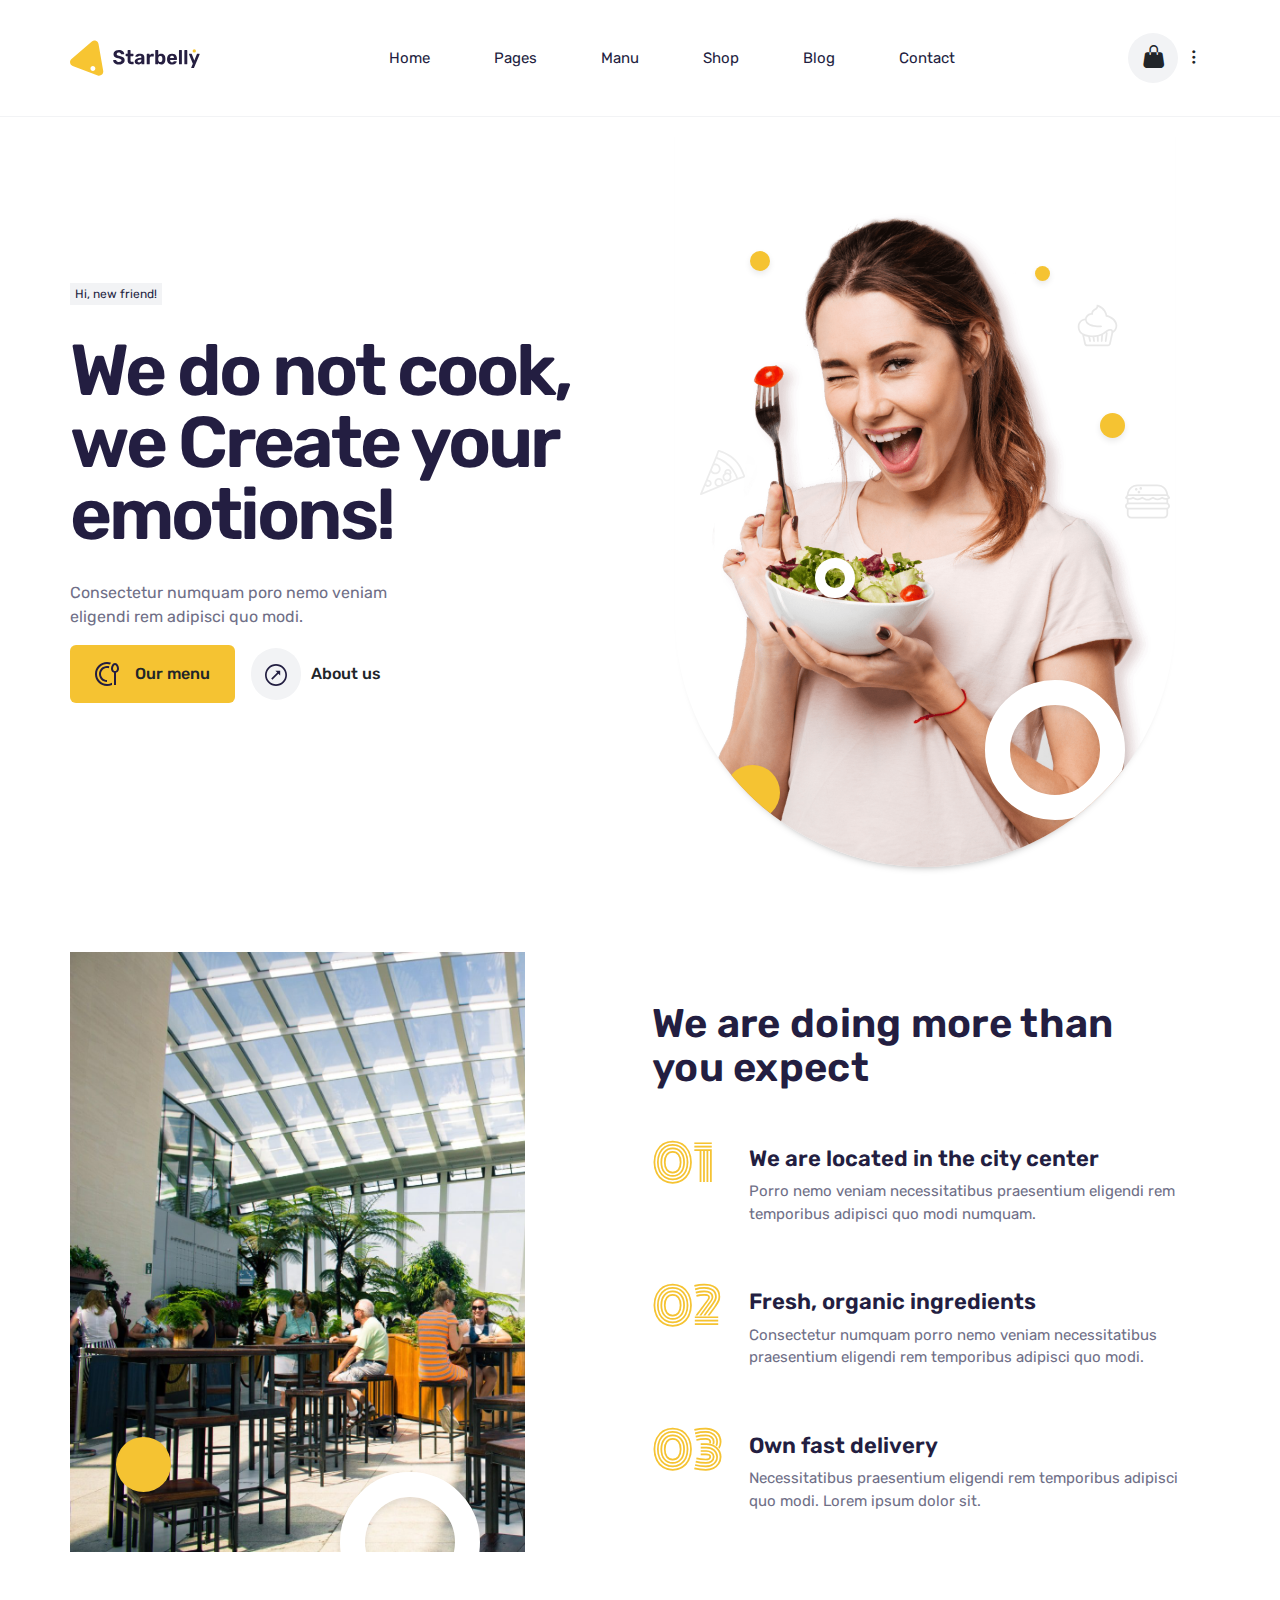
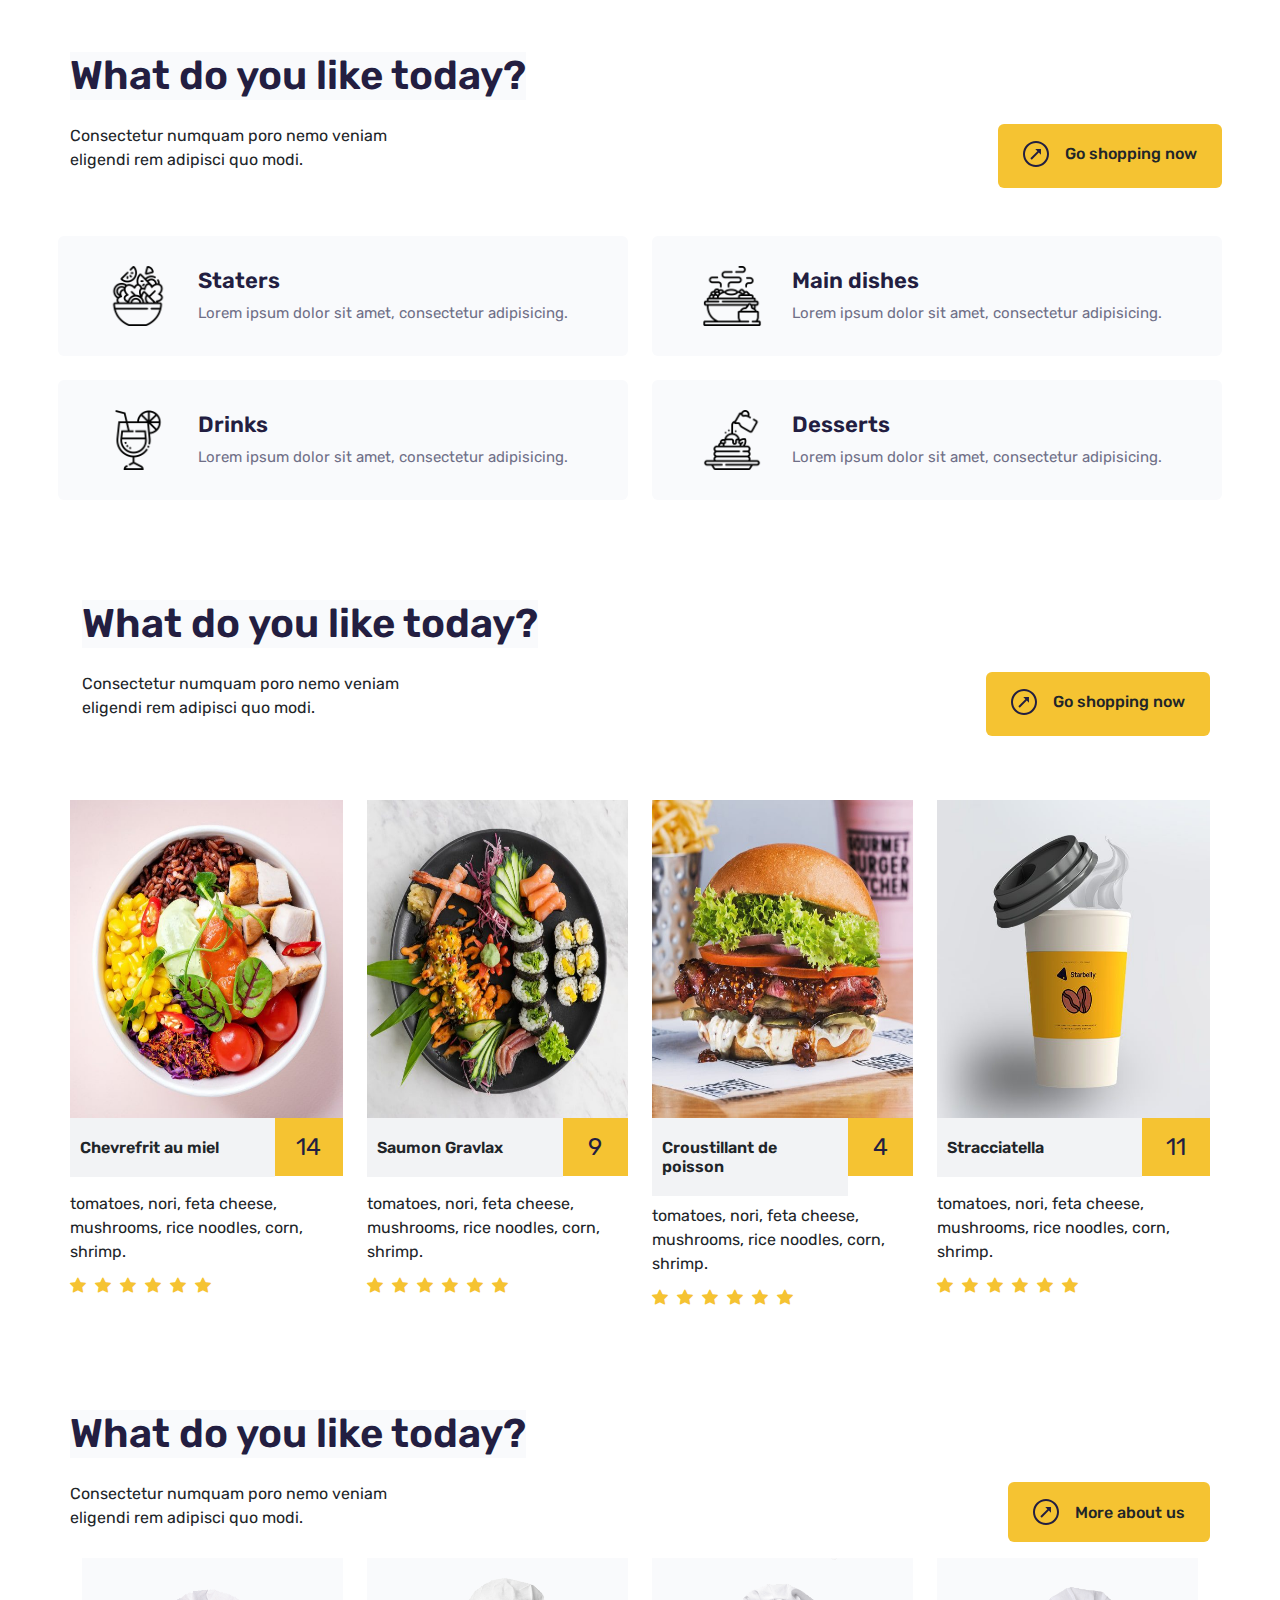
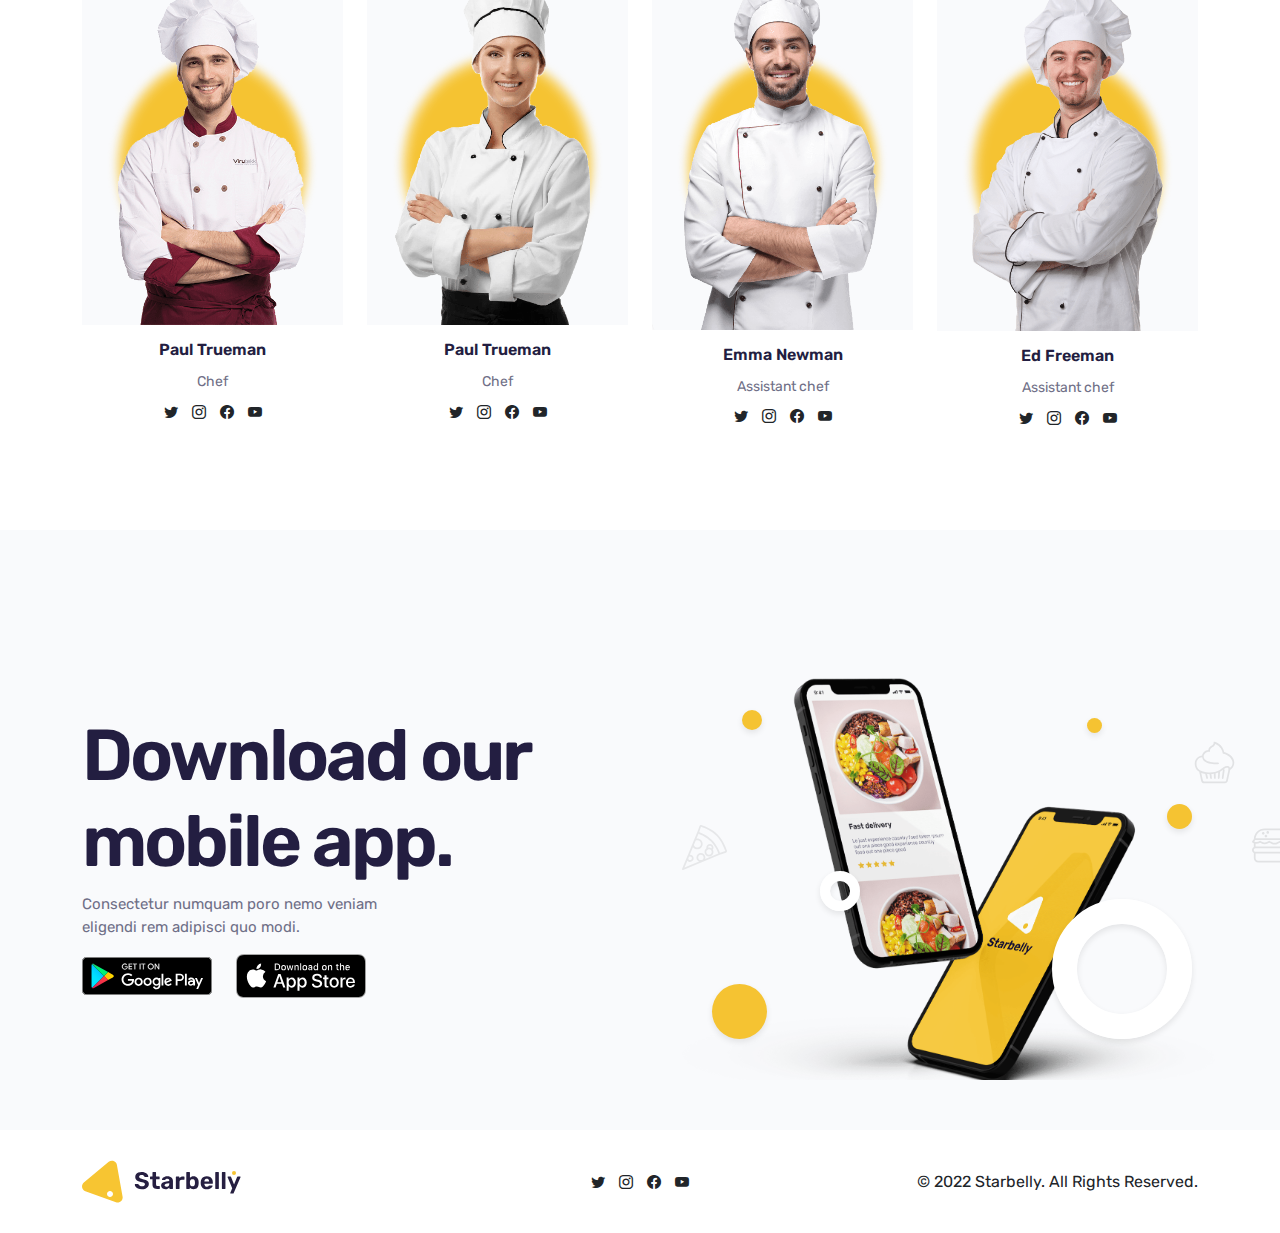
<file: index.html>
<!DOCTYPE html>
<html lang="en">

<head>
    <meta charset="UTF-8">
    <meta http-equiv="X-UA-Compatible" content="IE=edge">
    <meta name="viewport" content="width=device-width, initial-scale=1.0">
    <title>Starbelly - Restaurant WordPress Theme Preview - ThemeForest</title>
    <link rel="icon" href="images/favicon.ico">
    <link rel="stylesheet" href="css/bootstrap.min.css">
    <link rel="stylesheet" href="css/bootstrap-icons.css">
    <link rel="stylesheet" href="css/fonts.css">
    <link rel="stylesheet" href="css/style.css">
</head>

<body>
    <header>
        <nav class="navbar navbar-expand-lg ">
            <div class="container px-0">
                <a class="navbar-brand" href="#">
                    <img src="images/logo.svg" alt="logo">
                </a>
                <button class="navbar-toggler" type="button" data-bs-toggle="collapse" data-bs-target="#navbarNav"
                    aria-controls="navbarNav" aria-expanded="false" aria-label="Toggle navigation">
                    <span class="navbar-toggler-icon"></span>
                </button>
                <div class="collapse navbar-collapse" id="navbarNav">
                    <ul class="navbar-nav mx-auto ">
                        <li class="nav-item dropdown mx-4">
                            <a class="nav-link dropdown" href="#" role="button" data-bs-toggle="dropdown"
                                aria-expanded="false">
                                Home
                            </a>
                            <ul class="dropdown-menu text-center">
                                <li><a class="dropdown-item" href="#">Type 1</a></li>
                                <li><a class="dropdown-item" href="#">Type 2</a></li>
                                <li><a class="dropdown-item" href="#">Store 1</a></li>
                                <li><a class="dropdown-item" href="#">Store 2</a></li>
                            </ul>
                        </li>
                        <li class="nav-item dropdown mx-4">
                            <a class="nav-link dropdown" href="#" role="button" data-bs-toggle="dropdown"
                                aria-expanded="false">
                                Pages
                            </a>
                            <ul class="dropdown-menu text-center">
                                <li><a class="dropdown-item" href="#">About</a></li>
                                <li><a class="dropdown-item" href="FAQ.html">FAQ</a></li>
                                <li><a class="dropdown-item" href="#">Gallery</a></li>
                                <li><a class="dropdown-item" href="#">Gallery 2</a></li>
                            </ul>
                        </li>
                        <li class="nav-item dropdown mx-4">
                            <a class="nav-link dropdown d-flex" href="#" role="button" data-bs-toggle="dropdown"
                                aria-expanded="false">
                                Manu
                            </a>
                            <ul class="dropdown-menu text-center">
                                <li><a class="dropdown-item" href="#">Manu</a></li>
                                <li><a class="dropdown-item" href="#">Manu 2</a></li>
                                <li><a class="dropdown-item" href="#">Manu 3</a></li>
                                <li><a class="dropdown-item" href="#">Manu 4</a></li>
                            </ul>
                        </li>
                        <li class="nav-item mx-4">
                            <a href="#" class="nav-link">Shop</a>
                        </li>
                        <li class="nav-item mx-4">
                            <a href="#" class="nav-link">Blog</a>
                        </li>
                        <li class="nav-item mx-4">
                            <a href="#" class="nav-link">Contact</a>
                        </li>
                    </ul>
                </div>
                <div class="nav-icon d-flex align-items-center">
                    <div class="icon rounded-pill btn">
                        <i class="bi bi-handbag-fill" ></i>
                    </div>
                    <i class="bi bi-three-dots-vertical ms-2 me-2" data-bs-toggle="offcanvas" data-bs-target="#offcanvasRight" ></i>
                </div>
            </div>
        </nav>
    </header>
    <main>
        <!-- Banner -->
        <section class="banner ">
            <div class="container ">
                <div class="row d-flex align-items-center">
                    <div class="col-6 px-0">
                        <div class="banner-contant">
                            <span>Hi, new friend!</span>
                            <h1>We do not cook,<br>
                                we Create your<br>
                                emotions!</h1>
                            <p>Consectetur numquam poro nemo veniam<br>
                                eligendi rem adipisci quo modi.</p>
                            <div class="button d-flex align-items-center">
                                <div class="btn px-4 py-3 bg-primary">
                                    <div class="d-flex align-items-center">
                                        <div class="banner-btn-img">
                                            <img src="images/menu.svg" class="pe-3 img-fluid" alt="menu">
                                        </div>
                                        <div class="banner-btn-contant">
                                            <h6 class="m-0"> Our menu </h6>
                                        </div>
                                    </div>
                                </div>
                                <div class="about px-3">
                                    <div class="d-flex align-items-center">
                                        <div class="about-btn-img rounded-pill">
                                            <img src="images/arrow.svg" class=" img-fluid" alt="menu">
                                        </div>
                                        <div class="about-btn-contant">
                                            <h6 class="m-0"> About us </h6>
                                        </div>
                                    </div>
                                </div>
                            </div>    
                        </div>
                    </div>
                    <div class="col-6">
                        <div class="banner-box">
                            <div class="banner-img ">
                                <img src="images/girl.png" alt="girl">
                                <div class="sb-ring-1"></div>
                                <div class="sb-ring-2"></div>
                                <div class="sb-circle-1"></div>
                                <div class="sb-circle-2"></div>
                                <div class="sb-circle-3"></div>
                                <div class="sb-circle-4"></div>
                                <div class="sb-icon-1">
                                    <img src="images/pizza.svg " alt="">
                                </div>
                                <div class="sb-icon-2">
                                    <img src="images/ice-cream.svg " alt="">
                                </div>
                                <div class="sb-icon-3">
                                    <img src="images/burger.svg " alt="">
                                </div>
                            </div>
                        </div>
                    </div>
                </div>
            </div>
        </section>
        <!-- Features -->
        <section class="features py-100 pt-0">
            <div class="container px-0">
                <div class="row ">
                    <div class="col-6">
                        <div class="feature-img">
                            <div class="feature-frame">
                                <img src="images/interior.jpg" alt="interior">
                                <div class="sb-ring-1"></div>
                                <div class="sb-circle-1"></div>
                            </div>
                        </div>
                    </div>
                    <div class="col-6">
                        <div class="feature-contant">
                            <div class="row">
                                <h2>
                                    We are doing more than <br>you expect
                                </h2>
                            </div>
                            <div class="row pt-5 pb-5">
                                <div class="col-1">
                                    <div class="num">
                                        <span>01</span>
                                    </div>
                                </div>
                                <div class="col-11">
                                    <div class="feature-detail ms-5">
                                        <h4>We are located in the city center</h4>
                                        <p>Porro nemo veniam necessitatibus praesentium eligendi rem <br>temporibus adipisci quo modi numquam.</p>
                                    </div>
                                </div>
                            </div>
                            <div class="row pb-5">
                                <div class="col-1">
                                    <div class="num">
                                        <span>02</span>
                                    </div>
                                </div>
                                <div class="col-11">
                                    <div class="feature-detail ms-5">
                                        <h4>Fresh, organic ingredients</h4>
                                        <p>Consectetur numquam porro nemo veniam necessitatibus <br>praesentium eligendi rem temporibus adipisci quo modi.</p>
                                    </div>
                                </div>
                            </div>
                            <div class="row">
                                <div class="col-1">
                                    <div class="num">
                                        <span>03</span>
                                    </div>
                                </div>
                                <div class="col-11">
                                    <div class="feature-detail ms-5">
                                        <h4>Own fast delivery</h4>
                                        <p>Necessitatibus praesentium eligendi rem temporibus adipisci<br> quo modi. Lorem ipsum dolor sit.</p>
                                    </div>
                                </div>
                            </div>
                        </div>
                    </div>
                </div>
            </div>
        </section>
        <!-- Categories -->
        <section class="Categories py-100 pt-0">
            <div class="container px-0">
                <div class="row px-0">
                    <div class="heading">
                        <h2>What do you like today?</h2>
                    </div>
                </div>
                <div class="row d-flex ps-0 my-3 ">
                    <div class="col-6 flex-grow-1">
                        <div class="Categories-contant">
                            <p>Consectetur numquam poro nemo veniam<br>
                                eligendi rem adipisci quo modi.</p>
                        </div>
                    </div>
                    <div class="col-3 d-flex justify-content-end px-0">
                        <div class="btn px-4 py-3 bg-primary ">
                            <div class="d-flex align-items-center">
                                <div class="banner-btn-img">
                                    <img src="images/arrow.svg" class="pe-3 img-fluid" alt="menu">
                                </div>
                                <div class="banner-btn-contant">
                                    <h6 class="m-0"> Go shopping now </h6>
                                </div>
                            </div>
                        </div>
                    </div>
                </div>
                <div class="row px-0 mt-5">
                    <div class="col-6 ps-0">
                        <div class="menu d-flex align-items-center rounded-2">
                            <div class="menu-img">
                                <img src="images/menu-1.png" alt="menu-1">
                            </div>
                            <div class="menu-detail align-items-center">
                                <h4>Staters</h4>
                                <p class="mb-0">Lorem ipsum dolor sit amet, consectetur adipisicing.</p>
                            </div>
                        </div>
                    </div>
                    <div class="col-6 pe-0">
                        <div class="menu d-flex align-items-center rounded-2">
                            <div class="menu-img">
                                <img src="images/menu-2.png" alt="menu-1">
                            </div>
                            <div class="menu-detail align-items-center">
                                <h4> Main dishes </h4>
                                <p class="mb-0">Lorem ipsum dolor sit amet, consectetur adipisicing.</p>
                            </div>
                        </div>
                    </div>
                </div>
                <div class="row px-0 mt-4 ">
                    <div class="col-6 ps-0">
                        <div class="menu d-flex align-items-center rounded-2">
                            <div class="menu-img">
                                <img src="images/menu-3.png" alt="menu-1">
                            </div>
                            <div class="menu-detail align-items-center">
                                <h4> Drinks </h4>
                                <p class="mb-0">Lorem ipsum dolor sit amet, consectetur adipisicing.</p>
                            </div>
                        </div>
                    </div>
                    <div class="col-6 pe-0">
                        <div class="menu d-flex align-items-center rounded-2">
                            <div class="menu-img">
                                <img src="images/menu-4.png" alt="menu-1">
                            </div>
                            <div class="menu-detail align-items-center">
                                <h4> Desserts </h4>
                                <p class="mb-0">Lorem ipsum dolor sit amet, consectetur adipisicing.</p>
                            </div>
                        </div>
                    </div>
                </div>
            </div>
        </section>
        <!-- Items -->
        <section class="items py-100 pb-0 pt-0">
            <div class="container">
                <div class="row px-0">
                    <div class="heading">
                        <h2>What do you like today?</h2>
                    </div>
                </div>
                <div class="row d-flex ps-0 my-3 ">
                    <div class="col-6 flex-grow-1 ">
                        <div class="Categories-contant ">
                            <p>Consectetur numquam poro nemo veniam<br>
                                eligendi rem adipisci quo modi.</p>
                        </div>
                    </div>
                    <div class="col-3 d-flex justify-content-end px-0">
                        <div class="btn px-4 py-3 bg-primary ">
                            <div class="d-flex align-items-center">
                                <div class="banner-btn-img">
                                    <img src="images/arrow.svg" class="pe-3 img-fluid" alt="menu">
                                </div>
                                <div class="banner-btn-contant">
                                    <h6 class="m-0"> Go shopping now </h6>
                                </div>
                            </div>
                        </div>
                    </div>
                </div>
                <div class="row pt-5">
                    <div class="col-3 ps-0">
                        <div class="food-box">
                            <div class="Item">
                                <div class="item-img">
                                    <img src="images/item-1.jpg" alt="item-1" class="img-fluid" >
                                </div>
                            </div>
                            <div class="item-box d-flex">
                                <div class="col-9 ">
                                    <div class="item-contant">
                                        <h4>Chevrefrit au miel</h4>
                                    </div>
                                </div>
                                <div class="col-3">
                                    <div class="item-detail text-center">
                                        <p>14</p>
                                    </div>
                                </div>
                            </div>
                        </div>
                        <span>tomatoes, nori, feta cheese, <br>mushrooms, rice noodles, corn,<br> shrimp.</span>
                        <div class="star">
                            <i class="bi bi-star-fill"></i>
                            <i class="bi bi-star-fill"></i>
                            <i class="bi bi-star-fill"></i>
                            <i class="bi bi-star-fill"></i>
                            <i class="bi bi-star-fill"></i>
                            <i class="bi bi-star-fill"></i>
                        </div>
                    </div>
                    <div class="col-3">
                        <div class="food-box">
                            <div class="Item">
                                <div class="item-img">
                                    <img src="images/item-2.jpg" alt="item-1" class="img-fluid" >
                                </div>
                            </div>
                            <div class="item-box d-flex">
                                <div class="col-9 ">
                                    <div class="item-contant">
                                        <h4>Saumon Gravlax</h4>
                                    </div>
                                </div>
                                <div class="col-3">
                                    <div class="item-detail text-center">
                                        <p>9</p>
                                    </div>
                                </div>
                            </div>
                        </div>
                        <span>tomatoes, nori, feta cheese, <br>mushrooms, rice noodles, corn,<br> shrimp.</span>
                        <div class="star">
                            <i class="bi bi-star-fill"></i>
                            <i class="bi bi-star-fill"></i>
                            <i class="bi bi-star-fill"></i>
                            <i class="bi bi-star-fill"></i>
                            <i class="bi bi-star-fill"></i>
                            <i class="bi bi-star-fill"></i>
                        </div>
                    </div>
                    <div class="col-3">
                        <div class="food-box">
                            <div class="Item">
                                <div class="item-img">
                                    <img src="images/item-3.jpg" alt="item-1" class="img-fluid" >
                                </div>
                            </div>
                            <div class="item-box d-flex">
                                <div class="col-9 ">
                                    <div class="item-contant">
                                        <h4>Croustillant de poisson</h4>
                                    </div>
                                </div>
                                <div class="col-3">
                                    <div class="item-detail text-center">
                                        <p>4</p>
                                    </div>
                                </div>
                            </div>
                        </div>
                        <span>tomatoes, nori, feta cheese, <br>mushrooms, rice noodles, corn,<br> shrimp.</span>
                        <div class="star">
                            <i class="bi bi-star-fill"></i>
                            <i class="bi bi-star-fill"></i>
                            <i class="bi bi-star-fill"></i>
                            <i class="bi bi-star-fill"></i>
                            <i class="bi bi-star-fill"></i>
                            <i class="bi bi-star-fill"></i>
                        </div>
                    </div>
                    <div class="col-3 pe-0">
                        <div class="food-box">
                            <div class="Item">
                                <div class="item-img">
                                    <img src="images/item-4.jpg" alt="item-1" class="img-fluid" >
                                </div>
                            </div>
                            <div class="item-box d-flex">
                                <div class="col-9 ">
                                    <div class="item-contant">
                                        <h4>Stracciatella</h4>
                                    </div>
                                </div>
                                <div class="col-3">
                                    <div class="item-detail text-center">
                                        <p>11</p>
                                    </div>
                                </div>
                            </div>
                        </div>
                        <span>tomatoes, nori, feta cheese, <br>mushrooms, rice noodles, corn,<br> shrimp.</span>
                        <div class="star">
                            <i class="bi bi-star-fill"></i>
                            <i class="bi bi-star-fill"></i>
                            <i class="bi bi-star-fill"></i>
                            <i class="bi bi-star-fill"></i>
                            <i class="bi bi-star-fill"></i>
                            <i class="bi bi-star-fill"></i>
                        </div>
                    </div>
                </div>
            </div>
        </section>
        <!-- Chef -->
        <section class="chef py-100">
            <div class="container">
                <div class="row px-0">
                    <div class="heading px-0">
                        <h2>What do you like today?</h2>
                    </div>
                </div>
                <div class="row d-flex ps-0 my-3">
                    <div class="col-6 flex-grow-1   px-0">
                        <div class="d-flex Categories-contant  align-items-end">
                            <p class="mb-0">Consectetur numquam poro nemo veniam<br>
                                eligendi rem adipisci quo modi.</p>
                        </div>
                    </div>
                    <div class="col-3 d-flex justify-content-end px-0">
                        <div class="btn px-4 py-3 bg-primary ">
                            <div class="d-flex align-items-center">
                                <div class="banner-btn-img">
                                    <img src="images/arrow.svg" class="pe-3 img-fluid" alt="menu">
                                </div>
                                <div class="banner-btn-contant">
                                    <h6 class="m-0"> More about us </h6>
                                </div>
                            </div>
                        </div>
                    </div>
                </div>
                <div class="row">
                    <div class="col-3">
                        <div class="chef-box ps-0">
                            <div class="chef-img pt-3">
                                <img src="images/team-1.png" alt="team-1" class="img-fluid">
                            </div>
                        </div>
                        <div class="chef-detail text-center">
                            <h4>
                                Paul Trueman
                            </h4>
                            <span>Chef</span>
                            <div class="social-icon">
                                <i class="bi bi-twitter"></i>
                                <i class="bi bi-instagram"></i>
                                <i class="bi bi-facebook"></i>
                                <i class="bi bi-youtube"></i>
                            </div>
                        </div>
                    </div>
                    <div class="col-3">
                        <div class="chef-box">
                            <div class="chef-img">
                                <img src="images/team-2.png" alt="team-1" class="img-fluid">
                            </div>
                        </div>
                        <div class="chef-detail text-center">
                            <h4>
                                Paul Trueman
                            </h4>
                            <span>Chef</span>
                            <div class="social-icon">
                                <i class="bi bi-twitter"></i>
                                <i class="bi bi-instagram"></i>
                                <i class="bi bi-facebook"></i>
                                <i class="bi bi-youtube"></i>
                            </div>
                        </div>
                    </div>
                    <div class="col-3">
                        <div class="chef-box">
                            <div class="chef-img">
                                <img src="images/team-3.png" alt="team-3" class="img-fluid">
                            </div>
                        </div>
                        <div class="chef-detail text-center">
                            <h4>
                                Emma Newman
                            </h4>
                            <span>Assistant chef</span>
                            <div class="social-icon">
                                <i class="bi bi-twitter"></i>
                                <i class="bi bi-instagram"></i>
                                <i class="bi bi-facebook"></i>
                                <i class="bi bi-youtube"></i>
                            </div>
                        </div>
                    </div>
                    <div class="col-3">
                        <div class="chef-box pe-0">
                            <div class="chef-img">
                                <img src="images/team-4.png" alt="team-4" class="img-fluid">
                            </div>
                        </div>
                        <div class="chef-detail text-center">
                            <h4>
                                Ed Freeman
                            </h4>
                            <span>Assistant chef</span>
                            <div class="social-icon">
                                <i class="bi bi-twitter"></i>
                                <i class="bi bi-instagram"></i>
                                <i class="bi bi-facebook"></i>
                                <i class="bi bi-youtube"></i>
                            </div>
                        </div>
                    </div>
                </div>
            </div>
        </section>
        <!-- Call to action -->
        <section class="call-to-action py-100">
            <div class="container">
                <div class="row ">
                    <div class="col-6 my-auto">
                        <div class="call-contant">
                            <h1>
                                Download our <br>mobile app.</h1>
                            <p>Consectetur numquam poro nemo veniam<br>
                                eligendi rem adipisci quo modi.</p>
                        </div>
                        <div class="call-app">
                            <img src="images/1.svg" alt="">
                            <img src="images/2.svg" alt="">
                        </div>
                    </div>
                    <div class="col-6">
                        <div class="call-box">
                            <div class="call-img">
                                <img src="images/phones.png" alt="girl">
                                <div class="sb-ring-1"></div>
                                <div class="sb-ring-2"></div>
                                <div class="sb-circle-1"></div>
                                <div class="sb-circle-2"></div>
                                <div class="sb-circle-3"></div>
                                <div class="sb-circle-4"></div>
                                <div class="sb-icon-1">
                                    <img src="images/pizza.svg " alt="">
                                </div>
                                <div class="sb-icon-2">
                                    <img src="images/ice-cream.svg " alt="">
                                </div>
                                <div class="sb-icon-3">
                                    <img src="images/burger.svg " alt="">
                                </div>
                            </div>
                        </div>
                    </div>
                </div>
            </div>
        </section>
    </main>
    <footer>
        <div class="container">
            <div class="row">
                <div class="col-4">
                    <img src="images/logo.svg" alt="">
                </div>
                <div class="col-4 d-flex">
                    <div class="social-icon mx-auto  my-auto align-items-center">
                        <i class="bi bi-twitter"></i>
                        <i class="bi bi-instagram"></i>
                        <i class="bi bi-facebook"></i>
                        <i class="bi bi-youtube"></i>
                    </div>
                </div>
                <div class="col-4 d-flex align-items-center">
                    <p class="ms-auto my-auto align-items-center">© 2022 Starbelly. All Rights Reserved.</p>
                </div>
            </div>
        </div>
    </footer>
      <div class="offcanvas offcanvas-end" tabindex="-1" id="offcanvasRight" aria-labelledby="offcanvasRightLabel">
            <div class="offcanvas-header">
                <h5 class="offcanvas-title" id="offcanvasRightLabel">Offcanvas right</h5>
                <button type="button" class="btn-close" data-bs-dismiss="offcanvas" aria-label="Close"></button>
            </div>
            <div class="offcanvas-body">
                ...
            </div>
        </div>
    <script src="js/bootstrap.bundle.min.js"></script>
</body>
</html>
</file>
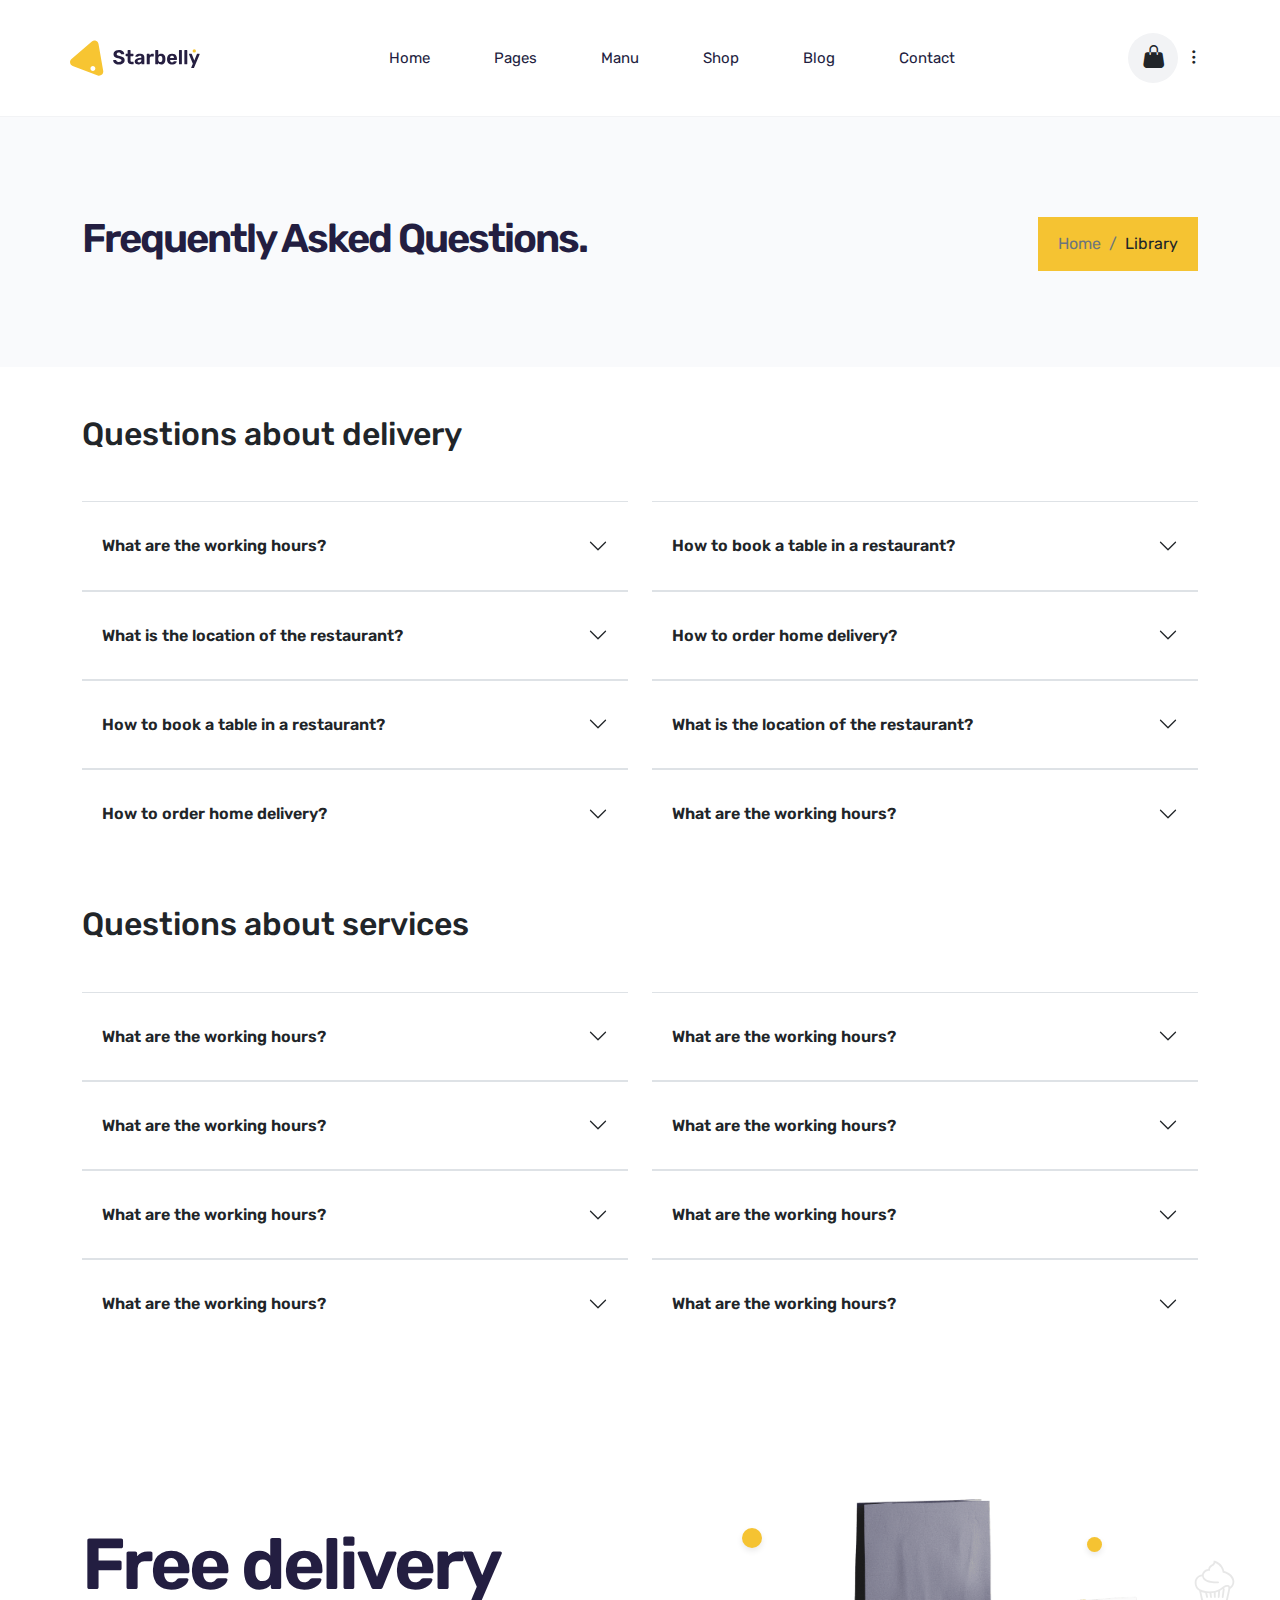
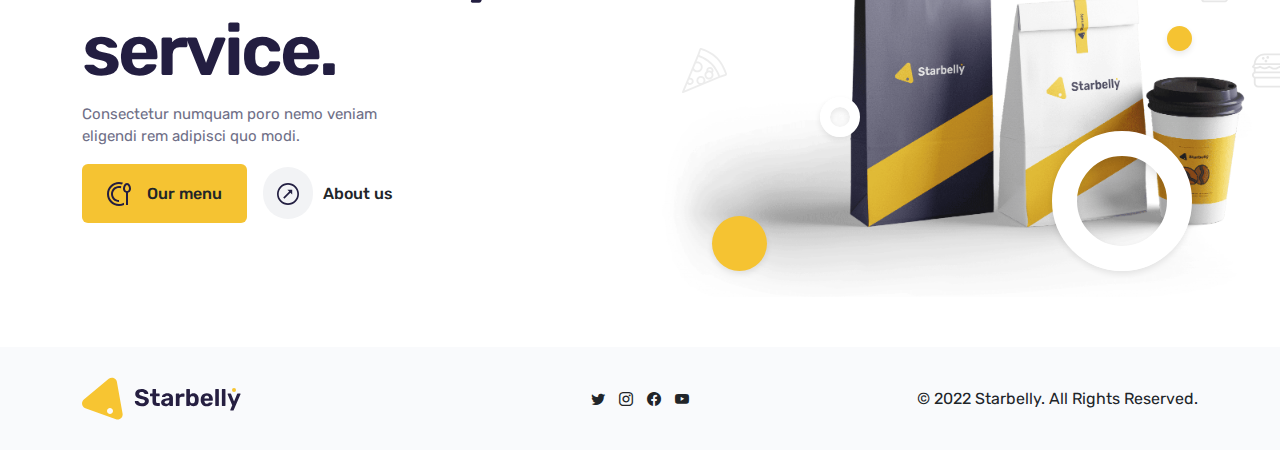
<file: FAQ.html>
<!DOCTYPE html>
<html lang="en">

<head>
    <meta charset="UTF-8">
    <meta http-equiv="X-UA-Compatible" content="IE=edge">
    <meta name="viewport" content="width=device-width, initial-scale=1.0">
    <title>FAQ</title>
    <link rel="icon" href="images/favicon.ico">
    <link rel="stylesheet" href="css/bootstrap.min.css">
    <link rel="stylesheet" href="css/bootstrap-icons.css">
    <link rel="stylesheet" href="css/fonts.css">
    <link rel="stylesheet" href="css/FAQ.css">
</head>

<body>
    <header>
        <nav class="navbar navbar-expand-lg ">
            <div class="container px-0">
                <a class="navbar-brand" href="#">
                    <img src="images/logo.svg" alt="logo">
                </a>
                <button class="navbar-toggler" type="button" data-bs-toggle="collapse" data-bs-target="#navbarNav"
                    aria-controls="navbarNav" aria-expanded="false" aria-label="Toggle navigation">
                    <span class="navbar-toggler-icon"></span>
                </button>
                <div class="collapse navbar-collapse" id="navbarNav">
                    <ul class="navbar-nav mx-auto ">
                        <li class="nav-item dropdown mx-4">
                            <a class="nav-link dropdown" href="#" role="button" data-bs-toggle="dropdown"
                                aria-expanded="false">
                                Home
                            </a>
                            <ul class="dropdown-menu text-center">
                                <li><a class="dropdown-item" href="#">Type 1</a></li>
                                <li><a class="dropdown-item" href="#">Type 2</a></li>
                                <li><a class="dropdown-item" href="#">Store 1</a></li>
                                <li><a class="dropdown-item" href="#">Store 2</a></li>
                            </ul>
                        </li>
                        <li class="nav-item dropdown mx-4">
                            <a class="nav-link dropdown" href="#" role="button" data-bs-toggle="dropdown"
                                aria-expanded="false">
                                Pages
                            </a>
                            <ul class="dropdown-menu text-center">
                                <li><a class="dropdown-item mb-2" href="#">About</a></li>
                                <li><a class="dropdown-item mb-2" href="#">FAQ</a></li>
                                <li><a class="dropdown-item mb-2" href="#">Gallery</a></li>
                                <li><a class="dropdown-item mb-2" href="#">Gallery 2</a></li>
                            </ul>
                        </li>
                        <li class="nav-item dropdown mx-4">
                            <a class="nav-link dropdown d-flex" href="#" role="button" data-bs-toggle="dropdown"
                                aria-expanded="false">
                                Manu
                            </a>
                            <ul class="dropdown-menu text-center">
                                <li><a class="dropdown-item mb-2" href="#">Manu</a></li>
                                <li><a class="dropdown-item mb-2" href="#">Manu 2</a></li>
                                <li><a class="dropdown-item mb-2" href="#">Manu 3</a></li>
                                <li><a class="dropdown-item mb-2" href="#">Manu 4</a></li>
                            </ul>
                        </li>
                        <li class="nav-item mx-4">
                            <a href="#" class="nav-link">Shop</a>
                        </li>
                        <li class="nav-item mx-4">
                            <a href="#" class="nav-link">Blog</a>
                        </li>
                        <li class="nav-item mx-4">
                            <a href="#" class="nav-link">Contact</a>
                        </li>
                    </ul>
                </div>
                <div class="nav-icon d-flex align-items-center">
                    <div class="icon rounded-pill btn">
                        <i class="bi bi-handbag-fill" ></i>
                    </div>
                    <i class="bi bi-three-dots-vertical ms-2 me-2" data-bs-toggle="offcanvas" data-bs-target="#offcanvasRight" ></i>
                </div>
            </div>
        </nav>
    </header>
    <main>
        <!-- Banner -->
        <section class="banner">
            <div class="container">
                <div class="row">
                    <div class="banner-contant d-flex  justify-content-between ">
                        <h3>Frequently Asked Questions.</h3>
                        <ul class="breadcrumb d-flex">
                            <li class="breadcrumb-item"><a href="index.html" class="text-decoration-none text-secondary">Home</a></li>
                            <li class="breadcrumb-item active fw-700 text-dark " aria-current="page">Library</li>
                        </ul>
                    </div>
                </div>
            </div>
        </section>
        
        <!-- FAQ -->
        <section>
            <div class="container">
                <div class="row">
                    <h2 class="elementor-heading-title elementor-size-default my-5">Questions about delivery</h2>
                </div>
                <div class="row">
                    <div class="col-6">
                        <div class="accordion accordion-flush" id="accordionFlushExample">
                            <div class="accordion-item">
                              <h2 class="accordion-header" id="flush-heading1">
                                <button class="accordion-button collapsed py-4 border-top" type="button" data-bs-toggle="collapse" data-bs-target="#flush-collapse1" aria-expanded="false" aria-controls="flush-collapse1">
                                    <span> What are the working hours? </span>
                                </button>
                              </h2>
                              <div id="flush-collapse1" class="accordion-collapse collapse" aria-labelledby="flush-heading1" data-bs-parent="#accordionFlushExample">
                                <div class="accordion-body">Placeholder content for this accordion, which is intended to demonstrate the <code>.accordion-flush</code> class. This is the first item's accordion body.</div>
                              </div>
                            </div>
                            <div class="accordion-item">
                              <h2 class="accordion-header" id="flush-heading2">
                                <button class="accordion-button collapsed py-4 border-top" type="button" data-bs-toggle="collapse" data-bs-target="#flush-collapse2" aria-expanded="false" aria-controls="flush-collapse2">
                                    <span>What is the location of the restaurant?</span>
                                </button>
                              </h2>
                              <div id="flush-collapse2" class="accordion-collapse collapse" aria-labelledby="flush-heading2" data-bs-parent="#accordionFlushExample">
                                <div class="accordion-body">Placeholder content for this accordion, which is intended to demonstrate the <code>.accordion-flush</code> class. This is the first item's accordion body.</div>
                              </div>
                            </div>
                            <div class="accordion-item">
                              <h2 class="accordion-header" id="flush-heading3">
                                <button class="accordion-button collapsed py-4 border-top" type="button" data-bs-toggle="collapse" data-bs-target="#flush-collapse3" aria-expanded="false" aria-controls="flush-collapse3">
                                    <span>How to book a table in a restaurant?</span>
                                </button>
                              </h2>
                              <div id="flush-collapse3" class="accordion-collapse collapse" aria-labelledby="flush-heading3" data-bs-parent="#accordionFlushExample">
                                <div class="accordion-body">Placeholder content for this accordion, which is intended to demonstrate the <code>.accordion-flush</code> class. This is the first item's accordion body.</div>
                              </div>
                            </div>
                            <div class="accordion-item">
                              <h2 class="accordion-header" id="flush-heading4">
                                <button class="accordion-button collapsed py-4 border-top" type="button" data-bs-toggle="collapse" data-bs-target="#flush-collapse4" aria-expanded="false" aria-controls="flush-collapse4">
                                    <span>How to order home delivery?</span>
                                </button>
                              </h2>
                              <div id="flush-collapse4" class="accordion-collapse collapse" aria-labelledby="flush-heading4" data-bs-parent="#accordionFlushExample">
                                <div class="accordion-body">Placeholder content for this accordion, which is intended to demonstrate the <code>.accordion-flush</code> class. This is the first item's accordion body.</div>
                              </div>
                            </div>
                        </div>
                    </div>
                    <div class="col-6">
                        <div class="accordion accordion-flush" id="accordionFlushExample2">
                            <div class="accordion-item">
                              <h2 class="accordion-header" id="flush-heading5">
                                <button class="accordion-button collapsed py-4 border-top" type="top" data-bs-toggle="collapse" data-bs-target="#flush-collapse5" aria-expanded="false" aria-controls="flush-collapse5">
                                    <span>How to book a table in a restaurant?</span>
                                </button>
                              </h2>
                              <div id="flush-collapse5" class="accordion-collapse collapse" aria-labelledby="flush-heading1" data-bs-parent="#accordionFlushExample2">
                                <div class="accordion-body">Placeholder content for this accordion, which is intended to demonstrate the <code>.accordion-flush</code> class. This is the first item's accordion body.</div>
                              </div>
                            </div>
                            <div class="accordion-item">
                              <h2 class="accordion-header" id="flush-heading6">
                                <button class="accordion-button collapsed py-4 border-top" type="top" data-bs-toggle="collapse" data-bs-target="#flush-collapse6" aria-expanded="false" aria-controls="flush-collapse6">
                                    <span>How to order home delivery?</span>
                                </button>
                              </h2>
                              <div id="flush-collapse6" class="accordion-collapse collapse" aria-labelledby="flush-heading2" data-bs-parent="#accordionFlushExample2">
                                <div class="accordion-body">Placeholder content for this accordion, which is intended to demonstrate the <code>.accordion-flush</code> class. This is the first item's accordion body.</div>
                              </div>
                            </div>
                            <div class="accordion-item">
                              <h2 class="accordion-header" id="flush-heading7">
                                <button class="accordion-button collapsed py-4 border-top" type="top" data-bs-toggle="collapse" data-bs-target="#flush-collapse7" aria-expanded="false" aria-controls="flush-collapse7">
                                    <span>What is the location of the restaurant?</span>
                                </button>
                              </h2>
                              <div id="flush-collapse7" class="accordion-collapse collapse" aria-labelledby="flush-heading3" data-bs-parent="#accordionFlushExample2">
                                <div class="accordion-body">Placeholder content for this accordion, which is intended to demonstrate the <code>.accordion-flush</code> class. This is the first item's accordion body.</div>
                              </div>
                            </div>
                            <div class="accordion-item">
                              <h2 class="accordion-header" id="flush-heading8">
                                <button class="accordion-button collapsed py-4 border-top" type="top" data-bs-toggle="collapse" data-bs-target="#flush-collapse8" aria-expanded="false" aria-controls="flush-collapse8">
                                    <span> What are the working hours? </span>
                                </button>
                              </h2>
                              <div id="flush-collapse8" class="accordion-collapse collapse" aria-labelledby="flush-heading4" data-bs-parent="#accordionFlushExample2">
                                <div class="accordion-body">Placeholder content for this accordion, which is intended to demonstrate the <code>.accordion-flush</code> class. This is the first item's accordion body.</div>
                              </div>
                            </div>
                        </div>
                    </div>
                </div>
                <div class="row">
                    <h2 class="elementor-heading-title elementor-size-default my-5">Questions about services</h2>
                </div>
                <div class="row">
                    <div class="col-6">
                        <div class="accordion accordion-flush" id="accordionFlushExample3">
                            <div class="accordion-item">
                              <h2 class="accordion-header" id="flush-heading9">
                                <button class="accordion-button collapsed py-4 border-top" type="button" data-bs-toggle="collapse" data-bs-target="#flush-collapse9" aria-expanded="false" aria-controls="flush-collapse9">
                                    <span> What are the working hours? </span>
                                </button>
                              </h2>
                              <div id="flush-collapse9" class="accordion-collapse collapse" aria-labelledby="flush-heading9" data-bs-parent="#accordionFlushExample3">
                                <div class="accordion-body">Placeholder content for this accordion, which is intended to demonstrate the <code>.accordion-flush</code> class. This is the first item's accordion body.</div>
                              </div>
                            </div>
                            <div class="accordion-item">
                              <h2 class="accordion-header" id="flush-heading10">
                                <button class="accordion-button collapsed py-4 border-top" type="button" data-bs-toggle="collapse" data-bs-target="#flush-collapse10" aria-expanded="false" aria-controls="flush-collapse10">
                                    <span> What are the working hours? </span>
                                </button>
                              </h2>
                              <div id="flush-collapse10" class="accordion-collapse collapse" aria-labelledby="flush-heading10" data-bs-parent="#accordionFlushExample3">
                                <div class="accordion-body">Placeholder content for this accordion, which is intended to demonstrate the <code>.accordion-flush</code> class. This is the first item's accordion body.</div>
                              </div>
                            </div>
                            <div class="accordion-item">
                              <h2 class="accordion-header" id="flush-heading11">
                                <button class="accordion-button collapsed py-4 border-top" type="button" data-bs-toggle="collapse" data-bs-target="#flush-collapse11" aria-expanded="false" aria-controls="flush-collapse11">
                                    <span> What are the working hours? </span>
                                </button>
                              </h2>
                              <div id="flush-collapse11" class="accordion-collapse collapse" aria-labelledby="flush-heading11" data-bs-parent="#accordionFlushExample3">
                                <div class="accordion-body">Placeholder content for this accordion, which is intended to demonstrate the <code>.accordion-flush</code> class. This is the first item's accordion body.</div>
                              </div>
                            </div>
                            <div class="accordion-item">
                              <h2 class="accordion-header" id="flush-heading12">
                                <button class="accordion-button collapsed py-4 border-top" type="button" data-bs-toggle="collapse" data-bs-target="#flush-collapse12" aria-expanded="false" aria-controls="flush-collapse12">
                                    <span> What are the working hours? </span>
                                </button>
                              </h2>
                              <div id="flush-collapse12" class="accordion-collapse collapse" aria-labelledby="flush-heading12" data-bs-parent="#accordionFlushExample3">
                                <div class="accordion-body">Placeholder content for this accordion, which is intended to demonstrate the <code>.accordion-flush</code> class. This is the first item's accordion body.</div>
                              </div>
                            </div>
                        </div>
                    </div>
                    <div class="col-6">
                        <div class="accordion accordion-flush" id="accordionFlushExample4">
                            <div class="accordion-item">
                                <h2 class="accordion-header" id="flush-heading13">
                                  <button class="accordion-button collapsed py-4 border-top" type="top" data-bs-toggle="collapse" data-bs-target="#flush-collapse13" aria-expanded="false" aria-controls="flush-collapse6">
                                      <span> What are the working hours? </span>
                                  </button>
                                </h2>
                                <div id="flush-collapse13" class="accordion-collapse collapse" aria-labelledby="flush-heading13" data-bs-parent="#accordionFlushExample4">
                                  <div class="accordion-body">Placeholder content for this accordion, which is intended to demonstrate the <code>.accordion-flush</code> class. This is the first item's accordion body.</div>
                                </div>
                              </div>
                            <div class="accordion-item">
                              <h2 class="accordion-header" id="flush-heading14">
                                <button class="accordion-button collapsed py-4 border-top" type="top" data-bs-toggle="collapse" data-bs-target="#flush-collapse14" aria-expanded="false" aria-controls="flush-collapse14">
                                    <span> What are the working hours? </span>
                                </button>
                              </h2>
                              <div id="flush-collapse14" class="accordion-collapse collapse" aria-labelledby="flush-heading14" data-bs-parent="#accordionFlushExample4">
                                <div class="accordion-body">Placeholder content for this accordion, which is intended to demonstrate the <code>.accordion-flush</code> class. This is the first item's accordion body.</div>
                              </div>
                            </div>
                            <div class="accordion-item">
                              <h2 class="accordion-header" id="flush-heading15">
                                <button class="accordion-button collapsed py-4 border-top" type="top" data-bs-toggle="collapse" data-bs-target="#flush-collapse15" aria-expanded="false" aria-controls="flush-collapse15">
                                    <span> What are the working hours? </span>
                                </button>
                              </h2>
                              <div id="flush-collapse15" class="accordion-collapse collapse" aria-labelledby="flush-heading15" data-bs-parent="#accordionFlushExample4">
                                <div class="accordion-body">Placeholder content for this accordion, which is intended to demonstrate the <code>.accordion-flush</code> class. This is the first item's accordion body.</div>
                              </div>
                            </div>
                            <div class="accordion-item">
                              <h2 class="accordion-header" id="flush-heading16">
                                <button class="accordion-button collapsed py-4 border-top" type="top" data-bs-toggle="collapse" data-bs-target="#flush-collapse16" aria-expanded="false" aria-controls="flush-collapse16">
                                    <span> What are the working hours? </span>
                                </button>
                              </h2>
                              <div id="flush-collapse16" class="accordion-collapse collapse" aria-labelledby="flush-heading16" data-bs-parent="#accordionFlushExample4">
                                <div class="accordion-body">Placeholder content for this accordion, which is intended to demonstrate the <code>.accordion-flush</code> class. This is the first item's accordion body.</div>
                              </div>
                            </div>
                        </div>
                    </div>
                </div>
            </div>
        </section>

        <!-- Call to action -->
        <section class="call-to-action py-100">
            <div class="container">
                <div class="row ">
                    <div class="col-6 my-auto">
                        <div class="call-contant">
                            <h1>
                                Free delivery <br>service.</h1>
                            <p>Consectetur numquam poro nemo veniam<br>
                                eligendi rem adipisci quo modi.</p>
                        </div>
                        <div class="button d-flex align-items-center">
                            <div class="btn px-4 py-3 bg-primary">
                                <div class="d-flex align-items-center">
                                    <div class="banner-btn-img">
                                        <img src="images/menu.svg" class="pe-3 img-fluid" alt="menu">
                                    </div>
                                    <div class="banner-btn-contant">
                                        <h6 class="m-0"> Our menu </h6>
                                    </div>
                                </div>
                            </div>
                            <div class="about px-3">
                                <div class="d-flex align-items-center">
                                    <div class="about-btn-img rounded-pill">
                                        <img src="images/arrow.svg" class=" img-fluid" alt="menu">
                                    </div>
                                    <div class="about-btn-contant">
                                        <h6 class="m-0"> About us </h6>
                                    </div>
                                </div>
                            </div>
                        </div>    
                    </div>
                    <div class="col-6">
                        <div class="call-box">
                            <div class="call-img">
                                <img src="images/delivery.png" alt="delivery">
                                <div class="sb-ring-1"></div>
                                <div class="sb-ring-2"></div>
                                <div class="sb-circle-1"></div>
                                <div class="sb-circle-2"></div>
                                <div class="sb-circle-3"></div>
                                <div class="sb-circle-4"></div>
                                <div class="sb-icon-1">
                                    <img src="images/pizza.svg " alt="">
                                </div>
                                <div class="sb-icon-2">
                                    <img src="images/ice-cream.svg " alt="">
                                </div>
                                <div class="sb-icon-3">
                                    <img src="images/burger.svg " alt="">
                                </div>
                            </div>
                        </div>
                    </div>
                </div>
            </div>
        </section>
    </main>
    <footer>
        <div class="container">
            <div class="row">
                <div class="col-4">
                    <img src="images/logo.svg" alt="">
                </div>
                <div class="col-4 d-flex">
                    <div class="social-icon mx-auto  my-auto align-items-center">
                        <i class="bi bi-twitter"></i>
                        <i class="bi bi-instagram"></i>
                        <i class="bi bi-facebook"></i>
                        <i class="bi bi-youtube"></i>
                    </div>
                </div>
                <div class="col-4 d-flex align-items-center">
                    <p class="ms-auto my-auto align-items-center">© 2022 Starbelly. All Rights Reserved.</p>
                </div>
            </div>
        </div>
    </footer>

      <div class="offcanvas offcanvas-end" tabindex="-1" id="offcanvasRight" aria-labelledby="offcanvasRightLabel">
            <div class="offcanvas-header">
                <h5 class="offcanvas-title" id="offcanvasRightLabel">Offcanvas right</h5>
                <button type="button" class="btn-close" data-bs-dismiss="offcanvas" aria-label="Close"></button>
            </div>
            <div class="offcanvas-body">
                ...
            </div>
        </div>
    <script src="js/bootstrap.bundle.min.js"></script>
</body>
</html>
</file>
<file: css/fonts.css>
/* rubik-300 - latin */
@font-face {
  font-display: swap; /* Check https://developer.mozilla.org/en-US/docs/Web/CSS/@font-face/font-display for other options. */
  font-family: 'Rubik';
  font-style: normal;
  font-weight: 300;
  src: url('../fonts/rubik-v23-latin-300.eot'); /* IE9 Compat Modes */
  src: url('../fonts/rubik-v23-latin-300.eot?#iefix') format('embedded-opentype'), /* IE6-IE8 */
       url('../fonts/rubik-v23-latin-300.woff2') format('woff2'), /* Super Modern Browsers */
       url('../fonts/rubik-v23-latin-300.woff') format('woff'), /* Modern Browsers */
       url('../fonts/rubik-v23-latin-300.ttf') format('truetype'), /* Safari, Android, iOS */
       url('../fonts/rubik-v23-latin-300.svg#Rubik') format('svg'); /* Legacy iOS */
}
/* rubik-300italic - latin */
@font-face {
  font-display: swap; /* Check https://developer.mozilla.org/en-US/docs/Web/CSS/@font-face/font-display for other options. */
  font-family: 'Rubik';
  font-style: italic;
  font-weight: 300;
  src: url('../fonts/rubik-v23-latin-300italic.eot'); /* IE9 Compat Modes */
  src: url('../fonts/rubik-v23-latin-300italic.eot?#iefix') format('embedded-opentype'), /* IE6-IE8 */
       url('../fonts/rubik-v23-latin-300italic.woff2') format('woff2'), /* Super Modern Browsers */
       url('../fonts/rubik-v23-latin-300italic.woff') format('woff'), /* Modern Browsers */
       url('../fonts/rubik-v23-latin-300italic.ttf') format('truetype'), /* Safari, Android, iOS */
       url('../fonts/rubik-v23-latin-300italic.svg#Rubik') format('svg'); /* Legacy iOS */
}
/* rubik-regular - latin */
@font-face {
  font-display: swap; /* Check https://developer.mozilla.org/en-US/docs/Web/CSS/@font-face/font-display for other options. */
  font-family: 'Rubik';
  font-style: normal;
  font-weight: 400;
  src: url('../fonts/rubik-v23-latin-regular.eot'); /* IE9 Compat Modes */
  src: url('../fonts/rubik-v23-latin-regular.eot?#iefix') format('embedded-opentype'), /* IE6-IE8 */
       url('../fonts/rubik-v23-latin-regular.woff2') format('woff2'), /* Super Modern Browsers */
       url('../fonts/rubik-v23-latin-regular.woff') format('woff'), /* Modern Browsers */
       url('../fonts/rubik-v23-latin-regular.ttf') format('truetype'), /* Safari, Android, iOS */
       url('../fonts/rubik-v23-latin-regular.svg#Rubik') format('svg'); /* Legacy iOS */
}
/* rubik-italic - latin */
@font-face {
  font-display: swap; /* Check https://developer.mozilla.org/en-US/docs/Web/CSS/@font-face/font-display for other options. */
  font-family: 'Rubik';
  font-style: italic;
  font-weight: 400;
  src: url('../fonts/rubik-v23-latin-italic.eot'); /* IE9 Compat Modes */
  src: url('../fonts/rubik-v23-latin-italic.eot?#iefix') format('embedded-opentype'), /* IE6-IE8 */
       url('../fonts/rubik-v23-latin-italic.woff2') format('woff2'), /* Super Modern Browsers */
       url('../fonts/rubik-v23-latin-italic.woff') format('woff'), /* Modern Browsers */
       url('../fonts/rubik-v23-latin-italic.ttf') format('truetype'), /* Safari, Android, iOS */
       url('../fonts/rubik-v23-latin-italic.svg#Rubik') format('svg'); /* Legacy iOS */
}
/* rubik-500 - latin */
@font-face {
  font-display: swap; /* Check https://developer.mozilla.org/en-US/docs/Web/CSS/@font-face/font-display for other options. */
  font-family: 'Rubik';
  font-style: normal;
  font-weight: 500;
  src: url('../fonts/rubik-v23-latin-500.eot'); /* IE9 Compat Modes */
  src: url('../fonts/rubik-v23-latin-500.eot?#iefix') format('embedded-opentype'), /* IE6-IE8 */
       url('../fonts/rubik-v23-latin-500.woff2') format('woff2'), /* Super Modern Browsers */
       url('../fonts/rubik-v23-latin-500.woff') format('woff'), /* Modern Browsers */
       url('../fonts/rubik-v23-latin-500.ttf') format('truetype'), /* Safari, Android, iOS */
       url('../fonts/rubik-v23-latin-500.svg#Rubik') format('svg'); /* Legacy iOS */
}
/* rubik-500italic - latin */
@font-face {
  font-display: swap; /* Check https://developer.mozilla.org/en-US/docs/Web/CSS/@font-face/font-display for other options. */
  font-family: 'Rubik';
  font-style: italic;
  font-weight: 500;
  src: url('../fonts/rubik-v23-latin-500italic.eot'); /* IE9 Compat Modes */
  src: url('../fonts/rubik-v23-latin-500italic.eot?#iefix') format('embedded-opentype'), /* IE6-IE8 */
       url('../fonts/rubik-v23-latin-500italic.woff2') format('woff2'), /* Super Modern Browsers */
       url('../fonts/rubik-v23-latin-500italic.woff') format('woff'), /* Modern Browsers */
       url('../fonts/rubik-v23-latin-500italic.ttf') format('truetype'), /* Safari, Android, iOS */
       url('../fonts/rubik-v23-latin-500italic.svg#Rubik') format('svg'); /* Legacy iOS */
}
/* rubik-600 - latin */
@font-face {
  font-display: swap; /* Check https://developer.mozilla.org/en-US/docs/Web/CSS/@font-face/font-display for other options. */
  font-family: 'Rubik';
  font-style: normal;
  font-weight: 600;
  src: url('../fonts/rubik-v23-latin-600.eot'); /* IE9 Compat Modes */
  src: url('../fonts/rubik-v23-latin-600.eot?#iefix') format('embedded-opentype'), /* IE6-IE8 */
       url('../fonts/rubik-v23-latin-600.woff2') format('woff2'), /* Super Modern Browsers */
       url('../fonts/rubik-v23-latin-600.woff') format('woff'), /* Modern Browsers */
       url('../fonts/rubik-v23-latin-600.ttf') format('truetype'), /* Safari, Android, iOS */
       url('../fonts/rubik-v23-latin-600.svg#Rubik') format('svg'); /* Legacy iOS */
}
/* rubik-600italic - latin */
@font-face {
  font-display: swap; /* Check https://developer.mozilla.org/en-US/docs/Web/CSS/@font-face/font-display for other options. */
  font-family: 'Rubik';
  font-style: italic;
  font-weight: 600;
  src: url('../fonts/rubik-v23-latin-600italic.eot'); /* IE9 Compat Modes */
  src: url('../fonts/rubik-v23-latin-600italic.eot?#iefix') format('embedded-opentype'), /* IE6-IE8 */
       url('../fonts/rubik-v23-latin-600italic.woff2') format('woff2'), /* Super Modern Browsers */
       url('../fonts/rubik-v23-latin-600italic.woff') format('woff'), /* Modern Browsers */
       url('../fonts/rubik-v23-latin-600italic.ttf') format('truetype'), /* Safari, Android, iOS */
       url('../fonts/rubik-v23-latin-600italic.svg#Rubik') format('svg'); /* Legacy iOS */
}
/* rubik-700 - latin */
@font-face {
  font-display: swap; /* Check https://developer.mozilla.org/en-US/docs/Web/CSS/@font-face/font-display for other options. */
  font-family: 'Rubik';
  font-style: normal;
  font-weight: 700;
  src: url('../fonts/rubik-v23-latin-700.eot'); /* IE9 Compat Modes */
  src: url('../fonts/rubik-v23-latin-700.eot?#iefix') format('embedded-opentype'), /* IE6-IE8 */
       url('../fonts/rubik-v23-latin-700.woff2') format('woff2'), /* Super Modern Browsers */
       url('../fonts/rubik-v23-latin-700.woff') format('woff'), /* Modern Browsers */
       url('../fonts/rubik-v23-latin-700.ttf') format('truetype'), /* Safari, Android, iOS */
       url('../fonts/rubik-v23-latin-700.svg#Rubik') format('svg'); /* Legacy iOS */
}
/* rubik-700italic - latin */
@font-face {
  font-display: swap; /* Check https://developer.mozilla.org/en-US/docs/Web/CSS/@font-face/font-display for other options. */
  font-family: 'Rubik';
  font-style: italic;
  font-weight: 700;
  src: url('../fonts/rubik-v23-latin-700italic.eot'); /* IE9 Compat Modes */
  src: url('../fonts/rubik-v23-latin-700italic.eot?#iefix') format('embedded-opentype'), /* IE6-IE8 */
       url('../fonts/rubik-v23-latin-700italic.woff2') format('woff2'), /* Super Modern Browsers */
       url('../fonts/rubik-v23-latin-700italic.woff') format('woff'), /* Modern Browsers */
       url('../fonts/rubik-v23-latin-700italic.ttf') format('truetype'), /* Safari, Android, iOS */
       url('../fonts/rubik-v23-latin-700italic.svg#Rubik') format('svg'); /* Legacy iOS */
}
/* rubik-800 - latin */
@font-face {
  font-display: swap; /* Check https://developer.mozilla.org/en-US/docs/Web/CSS/@font-face/font-display for other options. */
  font-family: 'Rubik';
  font-style: normal;
  font-weight: 800;
  src: url('../fonts/rubik-v23-latin-800.eot'); /* IE9 Compat Modes */
  src: url('../fonts/rubik-v23-latin-800.eot?#iefix') format('embedded-opentype'), /* IE6-IE8 */
       url('../fonts/rubik-v23-latin-800.woff2') format('woff2'), /* Super Modern Browsers */
       url('../fonts/rubik-v23-latin-800.woff') format('woff'), /* Modern Browsers */
       url('../fonts/rubik-v23-latin-800.ttf') format('truetype'), /* Safari, Android, iOS */
       url('../fonts/rubik-v23-latin-800.svg#Rubik') format('svg'); /* Legacy iOS */
}
/* rubik-800italic - latin */
@font-face {
  font-display: swap; /* Check https://developer.mozilla.org/en-US/docs/Web/CSS/@font-face/font-display for other options. */
  font-family: 'Rubik';
  font-style: italic;
  font-weight: 800;
  src: url('../fonts/rubik-v23-latin-800italic.eot'); /* IE9 Compat Modes */
  src: url('../fonts/rubik-v23-latin-800italic.eot?#iefix') format('embedded-opentype'), /* IE6-IE8 */
       url('../fonts/rubik-v23-latin-800italic.woff2') format('woff2'), /* Super Modern Browsers */
       url('../fonts/rubik-v23-latin-800italic.woff') format('woff'), /* Modern Browsers */
       url('../fonts/rubik-v23-latin-800italic.ttf') format('truetype'), /* Safari, Android, iOS */
       url('../fonts/rubik-v23-latin-800italic.svg#Rubik') format('svg'); /* Legacy iOS */
}
/* rubik-900 - latin */
@font-face {
  font-display: swap; /* Check https://developer.mozilla.org/en-US/docs/Web/CSS/@font-face/font-display for other options. */
  font-family: 'Rubik';
  font-style: normal;
  font-weight: 900;
  src: url('../fonts/rubik-v23-latin-900.eot'); /* IE9 Compat Modes */
  src: url('../fonts/rubik-v23-latin-900.eot?#iefix') format('embedded-opentype'), /* IE6-IE8 */
       url('../fonts/rubik-v23-latin-900.woff2') format('woff2'), /* Super Modern Browsers */
       url('../fonts/rubik-v23-latin-900.woff') format('woff'), /* Modern Browsers */
       url('../fonts/rubik-v23-latin-900.ttf') format('truetype'), /* Safari, Android, iOS */
       url('../fonts/rubik-v23-latin-900.svg#Rubik') format('svg'); /* Legacy iOS */
}
/* rubik-900italic - latin */
@font-face {
  font-display: swap; /* Check https://developer.mozilla.org/en-US/docs/Web/CSS/@font-face/font-display for other options. */
  font-family: 'Rubik';
  font-style: italic;
  font-weight: 900;
  src: url('../fonts/rubik-v23-latin-900italic.eot'); /* IE9 Compat Modes */
  src: url('../fonts/rubik-v23-latin-900italic.eot?#iefix') format('embedded-opentype'), /* IE6-IE8 */
       url('../fonts/rubik-v23-latin-900italic.woff2') format('woff2'), /* Super Modern Browsers */
       url('../fonts/rubik-v23-latin-900italic.woff') format('woff'), /* Modern Browsers */
       url('../fonts/rubik-v23-latin-900italic.ttf') format('truetype'), /* Safari, Android, iOS */
       url('../fonts/rubik-v23-latin-900italic.svg#Rubik') format('svg'); /* Legacy iOS */
}

/* monoton-regular - latin */
@font-face {
  font-display: swap; /* Check https://developer.mozilla.org/en-US/docs/Web/CSS/@font-face/font-display for other options. */
  font-family: 'Monoton';
  font-style: normal;
  font-weight: 400;
  src: url('../fonts/monoton-v15-latin-regular.eot'); /* IE9 Compat Modes */
  src: url('../fonts/monoton-v15-latin-regular.eot?#iefix') format('embedded-opentype'), /* IE6-IE8 */
       url('../fonts/monoton-v15-latin-regular.woff2') format('woff2'), /* Super Modern Browsers */
       url('../fonts/monoton-v15-latin-regular.woff') format('woff'), /* Modern Browsers */
       url('../fonts/monoton-v15-latin-regular.ttf') format('truetype'), /* Safari, Android, iOS */
       url('../fonts/monoton-v15-latin-regular.svg#Monoton') format('svg'); /* Legacy iOS */
}
</file>
<file: css/style.css>
:root{
    --bg-primary: #231E41;
    --bg-secondary: #f5c332;
    --bg: #f2f3f5 ;
    --text-bg: #f9fafc;
    --text: #6f6f87;
    --white: #fff;
    --black: #000000;
    --bs-body-font-family: 'Rubik' , sans-serif;
}
.py-100 {
    padding-top: 100px;
    padding-bottom: 100px;
}
.bg-primary {
    background-color: var( --bg-secondary) !important;
}
.about{
    opacity: 1;
    border: none;
    cursor: pointer;
    position: relative;
    display: inline-flex;
    align-items: center;
    transform: scale(1);
    height: 52px;
    letter-spacing: 0;   
    transition: 2s ease-in-out;
    border-radius: 0px;
}
.about-btn-img{
    padding: 14px;
    margin-right: 10px;
    background-color: var(--bg);
}
.about-btn-img img{
    width: 22px;
}
.about-btn-img:hover{
    background-color: #e5e9f0;
}
header{
    border-bottom: solid 1px #f2f3f5;
}
.navbar .container{
    padding-top: 25px;
    padding-bottom: 25px;
}
.navbar-brand img{
    width: 130px;
}
.nav-icon .icon{
    width: 50px ;
    height: 50px ;
    background-color: var(--bg);
}
.nav-icon .icon i{
    font-size: 23px;
    font-weight: 900 ;
    left: 0;
    right: 0;
    transform: translate(-50% , -50%);
}   
.nav-item a{
    font-family: 'Rubik';
    color: var(--bg-primary);
    font-size: 15px;
    font-weight: 400;
}
.nav-item a:hover{
    color: var(--bg-secondary);
}
.dropdown{
    position: relative;
}
.dropdown-menu{
    position: absolute;
    left: 450%;
    border: solid 1px #f2f3f5;
}
.dropdown-menu[data-bs-popper] {
    top: 195%;
    left: -52px;
}
.dropdown-menu a{
    padding: 20px 5px;
    font-size: 14px;
}
.dropdown-item:hover {
    background-color: var(--white);
}
/* Banner */
.banner{
    height: 835px;
}
.banner-contant{
    justify-content: center;
    top: 50%;
}
.banner-contant span{
    display: inline-block;
    font-size: 12px;
    font-weight: 400;
    color: var(--bg-primary);
    background-color: #f2f3f5;
    padding: 2px 5px;
    margin-bottom: 30px;
}
.banner-contant h1{
    line-height: 100%;
    font-size: 72px;
    letter-spacing: -3px;
    font-weight: 600;
    color: var(--bg-primary);
    margin-bottom: 30px;
}
.banner-contant p{
    font-size: 16px;
    color: var(--text);
    font-weight: 400;
    line-height: 1.5;
}
.banner-box{
    position: relative;
    width: 500px;
    height: 750px;
    object-fit: cover;
    border-bottom-right-radius: 400px;
    border-bottom-left-radius: 400px;
    box-shadow: 0 8px 8px -9px rgba(0,0,0,.4);
    overflow: hidden;
    /* margin-top: 150px; */
    margin-left: auto;
    margin-right: auto;
}
.banner-img{
    position: absolute;
    top: 10%;
}
.banner-img img{
    width: 500px;
    background-position: center center;
    background-repeat: no-repeat;
}
.sb-ring-1{
    position: absolute;
    height: 140px;
    width: 140px;
    border-radius: 50%;
    border: solid 25px #fff;
    right: 10%;
    bottom: 15%;
    box-shadow: inset 0 3px 6px 0 rgba(0,0,0,.09), 0 3px 6px 0 rgba(0,0,0,.09);
    animation: ring 3s 1s infinite ease-in-out;
    /* animation: circle 1.5s  infinite ease-in ; */
    /* animation: circle 3s infinite ease-in; */
}
@keyframes ring {
    0%{
        transform: translateY(0);
    }
    25% {
        transform: translateY(-5px);
    }
    75% {
        transform: translateY(5px);
    }
    100% {
        transform: translateY(0);
    }
}
.sb-ring-2{
    position: absolute;
    height: 40px;
    width: 40px;
    border-radius: 50%;
    border: solid 10px #fff;
    left: 28%;
    bottom: 45%;
    box-shadow: inset 0 3px 6px 0 rgba(0,0,0,.09), 0 3px 6px 0 rgba(0,0,0,.09);
    animation: ring 3s 1.5s infinite ease-in-out;
}
@keyframes ring {
    0%{
        transform: translateY(0);
    }
    25% {
        transform: translateY(-5px);
    }
    75% {
        transform: translateY(5px);
    }
    100% {
        transform: translateY(0);
    }
}
.sb-circle-1{
    position: absolute;
    bottom: 15%;
    left: 10%;
    width: 55px;
    height: 55px;
    background-color: #f5c332;
    border-radius: 50%;
    box-shadow: 0 3px 6px 0 rgba(0,0,0,.09);
    animation: circle-1 3s infinite ease-in-out;
}
@keyframes circle-1 {
    0% {
        transform: translateY(0) scale(1);
    }
    
    50% {
        transform: translateY(-5px) scale(1.05);
    }
    0% {
        transform: translateY(0) scale(1);
    }
}
.sb-circle-2{
    position: absolute;
    top: 30%;
    right: 10%;
    height: 25px;
    width: 25px;
    background-color: #f5c332;
    border-radius: 50%;
    box-shadow: 0 3px 6px 0 rgba(0,0,0,.09);
    animation: circle-2 2s 3s infinite ease-in-out;
}
@keyframes circle-2 {
    0% {
        transform: translateY(0) scale(1);
    }
    50% {
        transform: translateY(-5px) scale(1.05);
    }
    0% {
        transform: translateY(0) scale(1);
    }
}
.sb-circle-3{
    position: absolute;
    top: 10%;
    right: 25%;
    width: 15px;
    height: 15px;
    background-color: #f5c332;
    border-radius: 50%;
    box-shadow: 0 3px 6px 0 rgba(0,0,0,.09);
    animation: circle-3 3s 4s infinite ease-in-out;
}
@keyframes circle-3{
    0% {
        transform: translateY(0) scale(1);
    }
    50% {
        transform: translateY(-5px) scale(1.05);
    }
    0% {
        transform: translateY(0) scale(1);
    }
}
.sb-circle-4{
    position: absolute;
    top: 8%;
    left: 15%;
    width: 20px;
    height: 20px;
    background-color: #f5c332;
    border-radius: 50%;
    box-shadow: 0 3px 6px 0 rgba(0,0,0,.09);
    animation: circle-4 3s 4s infinite ease-in-out;
}
@keyframes circle-4{
    0% {
        transform: translateY(0) scale(1);
    }
    50% {
        transform: translateY(-5px) scale(1.05);
    }
    0% {
        transform: translateY(0) scale(1);
    }
}
.sb-icon-1 {
    position: absolute;
    top: 35%;
    left: 5%;
    animation: icon-1 3s 2s infinite ease-in-out;
}
.sb-icon-1 img{
    width: 15%;
    opacity: .07;
}
@keyframes icon-1{
    0% {
        transform: translateY(0) scale(1) rotate(0);
    }
    25% {
        transform: translateY(-5px) scale(1.1) rotate(-5deg);
    }
    75% {
        transform: translateY(-5px) scale(1.1) rotate(5deg);
    }
    0% {
        transform: translateY(0) scale(1) rotate(0);
    }
}
.sb-icon-2 {
    position: absolute;
    top: 15%;
    right: -40%;
    animation: icon-2 3s infinite ease-in-out;
}
.sb-icon-2 img{
    width: 15%;
    opacity: 0.09;
}
@keyframes icon-2{
    0% {
        transform: translateY(0) scale(1) rotate(0);
    }
    25% {
        transform: translateY(-5px) scale(1.1) rotate(-5deg);
    }
    75% {
        transform: translateY(-5px) scale(1.1) rotate(5deg);
    }
    0% {
        transform: translateY(0) scale(1) rotate(0);
    }
}
.sb-icon-3 {
    position: absolute;
    bottom: 55%;
    right: -50%;
    animation: icon-3 3s 1s infinite ease-in-out;
}
.sb-icon-3 img{
    width: 15%;
    opacity: 0.09;
}
@keyframes icon-3{
    0% {
        transform: translateY(0) scale(1) rotate(0);
    }
    
    25% {
        transform: translateY(-5px) scale(1.1) rotate(-5deg);
    }
    75% {
        transform: translateY(-5px) scale(1.1) rotate(5deg);
    }
    0% {
        transform: translateY(0) scale(1) rotate(0);
    }
}

/* Features */
.feature-img{
    position: relative;
    width: 455px;
    height: 600px;
    overflow: hidden;
}
.feature-frame{
    /* position: absolute; */
    overflow: hidden;
    box-shadow: 0 6px 8px -6px rgba(0,0,0,.1);
}
.feature-frame .sb-ring-1{
    bottom: -10%;
}
.feature-frame .sb-circle-1{
    bottom: 10%;
    left: - 5%;
}
.feature-frame img{
    width: 900px;
    animation: img 6s infinite ease-in-out;
}
@keyframes img {
    0% {
        transform: scale(100%);
    }
    50%{
        transform: scale(105%);
    }
    0% {
        transform: scale(100%);
    }
}
.feature-contant{
    margin-top: 50px;
}
.feature-contant h2{
    line-height: 110%;
    font-size: 40px;
    font-weight: 600;
    letter-spacing: 0.3px;
    color: var(--bg-primary);
}
.feature-contant .num span{
    font-family: 'Monoton',cursive;
    color: var(--bg-secondary);
    font-size: 49px;
    line-height: 36px;
}
.feature-detail h4{
    line-height: 120%;
    font-size: 22px;
    font-weight: 600;
    color: var(--bg-primary);
}
.feature-detail p{
    font-size: 15px;
    color: var(--text);
}

/* Categories */

.heading h2{
    display: inline-block;
    font-size: 40px;
    font-weight: 600;
    color: var(--bg-primary);
    background-color: var(--text-bg);
}
.Categories-contant p{
    display: inline-block;
}
.menu{
    background-color: var(--text-bg);
    padding: 30px;
}
.menu-img img{
    display: inline-block;
    width: 60px;
    height: 60px;
    margin: 0px 20px;
}
.menu-detail{
    padding-left: 10px
}
.menu-detail h4{
    font-size: 22px;
    font-weight: 600;
    color: var(--bg-primary);
}
.menu-detail p{
    font-size: 15px;
    color: var(--text);
}

/* Items */
.item-img img{
    height: 318px;
}
.item-contant h4{
    font-size: 16px;
    font-weight: 600;
    background-color: var(--bg);
    padding: 20px 10px;
}
.item-detail p{
    font-size: 24px;
    background-color: var(--bg-secondary);
    color: var(--bg-primary);
    padding: 11px 10px;
}
.star i{
    display: inline-block;
    color: var(--bg-secondary);
    font-size: 16px;
    margin-top: 10px;
    padding-right: 5px;
}

/* Chef */
.chef-box{
    overflow: hidden;
}
.chef-img{
    position: relative;
    background-color: var(--text-bg);
    z-index: 99;
}
.chef-img::before{
    content: "";
    background-color: #f5c332;
    border-radius: 50%;
    width: 70%;
    height: 57%;
    position: absolute;
    bottom: 15%;
    left: 15%;
    border: dotted 3px #fff;
    box-shadow: 0 0 0 3px #f5c332;
    filter: blur(5px);
    transition: .3s ease-in-out;
    z-index: -1;
}
.chef-img:hover .chef-img::before{
    transform: scale(110%);
    content: '';
}
.chef-img img{ 
    z-index: 1;
    transition: all 0.5s;
} 
.chef-box:hover img{
    transform: scale(1.05);
}
.chef-box:hover ::before{
    transform: scale(0.9);
}
.chef-detail h4{
    line-height: 120%;
    font-size: 16px;
    letter-spacing: 0;
    color: var(--bg-primary);
    font-weight: 600;
    margin-top: 15px;
    margin-bottom: 10px;
}
.chef-detail span{
    display: inline-block;
    font-size: 14px;
    color: var(--text);
    margin-bottom: 8px;
}
.social-icon i{
    font-size: 14px;
    margin: 5px;
}

/* call-to-action */

.call-to-action{
    background-color: var(--text-bg);
}
.call-to-action{
    height: 600px;
}
.call-contant h1{
    font-size: 72px;
    color: var(--bg-primary);
    letter-spacing: -3px;
    font-weight: 600;
}
.call-contant p{
    font-size: 15px;
    color: var(--text);
    font-weight: 400;
}
.call-app img{
    width: 130px;
    margin-right: 20px;
}
.call-box{
    position: relative;
    width: 700px;
    height: 450px;
    object-fit: cover;
    overflow: hidden;
    margin-left: auto;
    margin-right: auto;
}
.call-img{
    position: absolute;
    top: 10%;
}
.call-img img{
    width: 600px;
    background-position: center center;
    background-repeat: no-repeat;
    z-index: 9999;
}
.sb-ring-1{
    position: absolute;
    height: 140px;
    width: 140px;
    border-radius: 50%;
    border: solid 25px #fff;
    right: 10%;
    bottom: 15%;
    box-shadow: inset 0 3px 6px 0 rgba(0,0,0,.09), 0 3px 6px 0 rgba(0,0,0,.09);
    animation: ring 3s 1s infinite ease-in-out;
    /* animation: circle 1.5s  infinite ease-in ; */
    /* animation: circle 3s infinite ease-in; */
}
@keyframes ring {
    0%{
        transform: translateY(0);
    }
    25% {
        transform: translateY(-5px);
    }
    75% {
        transform: translateY(5px);
    }
    100% {
        transform: translateY(0);
    }
}
.sb-ring-2{
    position: absolute;
    height: 40px;
    width: 40px;
    border-radius: 50%;
    border: solid 10px #fff;
    left: 28%;
    bottom: 45%;
    box-shadow: inset 0 3px 6px 0 rgba(0,0,0,.09), 0 3px 6px 0 rgba(0,0,0,.09);
    animation: ring 3s 1.5s infinite ease-in-out;
}
@keyframes ring {
    0%{
        transform: translateY(0);
    }
    25% {
        transform: translateY(-5px);
    }
    75% {
        transform: translateY(5px);
    }
    100% {
        transform: translateY(0);
    }
}
.sb-circle-1{
    position: absolute;
    bottom: 15%;
    left: 10%;
    width: 55px;
    height: 55px;
    background-color: #f5c332;
    border-radius: 50%;
    box-shadow: 0 3px 6px 0 rgba(0,0,0,.09);
    animation: circle-1 3s infinite ease-in-out;
}
@keyframes circle-1 {
    0% {
        transform: translateY(0) scale(1);
    }
    
    50% {
        transform: translateY(-5px) scale(1.05);
    }
    0% {
        transform: translateY(0) scale(1);
    }
}
.sb-circle-2{
    position: absolute;
    top: 30%;
    right: 10%;
    height: 25px;
    width: 25px;
    background-color: #f5c332;
    border-radius: 50%;
    box-shadow: 0 3px 6px 0 rgba(0,0,0,.09);
    animation: circle-2 2s 3s infinite ease-in-out;
}
@keyframes circle-2 {
    0% {
        transform: translateY(0) scale(1);
    }
    50% {
        transform: translateY(-5px) scale(1.05);
    }
    0% {
        transform: translateY(0) scale(1);
    }
}
.sb-circle-3{
    position: absolute;
    top: 10%;
    right: 25%;
    width: 15px;
    height: 15px;
    background-color: #f5c332;
    border-radius: 50%;
    box-shadow: 0 3px 6px 0 rgba(0,0,0,.09);
    animation: circle-3 3s 4s infinite ease-in-out;
}
@keyframes circle-3{
    0% {
        transform: translateY(0) scale(1);
    }
    50% {
        transform: translateY(-5px) scale(1.05);
    }
    0% {
        transform: translateY(0) scale(1);
    }
}
.sb-circle-4{
    position: absolute;
    top: 8%;
    left: 15%;
    width: 20px;
    height: 20px;
    background-color: #f5c332;
    border-radius: 50%;
    box-shadow: 0 3px 6px 0 rgba(0,0,0,.09);
    animation: circle-4 3s 4s infinite ease-in-out;
}
@keyframes circle-4{
    0% {
        transform: translateY(0) scale(1);
    }
    50% {
        transform: translateY(-5px) scale(1.05);
    }
    0% {
        transform: translateY(0) scale(1);
    }
}
.sb-icon-1 {
    position: absolute;
    top: 35%;
    left: 5%;
    animation: icon-1 3s 2s infinite ease-in-out;
}
.sb-icon-1 img{
    width: 15%;
    opacity: .07;
}
@keyframes icon-1{
    0% {
        transform: translateY(0) scale(1) rotate(0);
    }
    25% {
        transform: translateY(-5px) scale(1.1) rotate(-5deg);
    }
    75% {
        transform: translateY(-5px) scale(1.1) rotate(5deg);
    }
    0% {
        transform: translateY(0) scale(1) rotate(0);
    }
}
.sb-icon-2 {
    position: absolute;
    top: 15%;
    right: -40%;
    animation: icon-2 3s infinite ease-in-out;
}
.sb-icon-2 img{
    width: 15%;
    opacity: 0.09;
}
@keyframes icon-2{
    0% {
        transform: translateY(0) scale(1) rotate(0);
    }
    25% {
        transform: translateY(-5px) scale(1.1) rotate(-5deg);
    }
    75% {
        transform: translateY(-5px) scale(1.1) rotate(5deg);
    }
    0% {
        transform: translateY(0) scale(1) rotate(0);
    }
}
.sb-icon-3 {
    position: absolute;
    bottom: 55%;
    right: -50%;
    animation: icon-3 3s 1s infinite ease-in-out;
}
.sb-icon-3 img{
    width: 15%;
    opacity: 0.09;
}
@keyframes icon-3{
    0% {
        transform: translateY(0) scale(1) rotate(0);
    }
    
    25% {
        transform: translateY(-5px) scale(1.1) rotate(-5deg);
    }
    75% {
        transform: translateY(-5px) scale(1.1) rotate(5deg);
    }
    0% {
        transform: translateY(0) scale(1) rotate(0);
    }
}

/* footer */

footer{
    padding: 30px 0;
}
.social-icon i{
    padding: auto 0
    
    ;
}
</file>
<file: css/FAQ.css>
:root{
    --bg-primary: #231E41;
    --bg-secondary: #f5c332;
    --bg: #f2f3f5 ;
    --text-bg: #f9fafc;
    --text: #6f6f87;
    --white: #fff;
    --black: #000000;
    --bs-body-font-family: 'Rubik' , sans-serif;
}
.py-100 {
    padding-top: 100px;
    padding-bottom: 100px;
}
.bg-primary {
    background-color: var( --bg-secondary) !important;
}
.about{
    opacity: 1;
    border: none;
    cursor: pointer;
    position: relative;
    display: inline-flex;
    align-items: center;
    transform: scale(1);
    height: 52px;
    letter-spacing: 0;   
    transition: 2s ease-in-out;
    border-radius: 0px;
}
.about-btn-img{
    padding: 14px;
    margin-right: 10px;
    background-color: var(--bg);
}
.about-btn-img img{
    width: 22px;
}
.about-btn-img:hover{
    background-color: #e5e9f0;
}
header{
    border-bottom: solid 1px #f2f3f5;
}
.navbar .container{
    padding-top: 25px;
    padding-bottom: 25px;
}
.navbar-brand img{
    width: 130px;
}
.nav-icon .icon{
    width: 50px ;
    height: 50px ;
    background-color: var(--bg);
}
.nav-icon .icon i{
    font-size: 23px;
    font-weight: 900 ;
    left: 0;
    right: 0;
    transform: translate(-50% , -50%);
}   
.nav-item a{
    font-family: 'Rubik';
    color: var(--bg-primary);
    font-size: 15px;
    font-weight: 400;
}
.nav-item a:hover{
    color: var(--bg-secondary);
}
.dropdown{
    position: relative;
}
.dropdown-menu{
    position: absolute;
    left: 450%;
    border: solid 1px #f2f3f5;
}
.dropdown-menu[data-bs-popper] {
    top: 195%;
    left: -52px;
}
.dropdown-menu a{
    padding: 20px 5px;
    font-size: 14px;
}
.dropdown-item:hover {
    background-color: var(--white);
}
/* Banner */
.banner{
    position: relative;
    height: 250px;
    background-color: var(--text-bg);
}
.banner-contant{
    margin-top: 100px;     
}
.banner-contant h3{
    display: inline-block;
    line-height: 110%;
    font-size: 40px;
    letter-spacing: -2px;
    color: var(--bg-primary);
    font-weight: 600;
}
.banner-contant ul li{
    list-style: none;
}
.breadcrumb{
    background-color: var(--bg-secondary);
    padding-left: 0;
    padding: 15px 20px;
}
.breadcrumb ul{
    margin-left: auto;
}
.breadcrumb ul li{
    font-size: 14px;
    padding: 0 10px;
    color: var(--bg-primary);
}
.breadcrumb ul li a {
    color: var(--text);

}

/* FAQ */

.accordion-header span{
    font-size: 16px;
    font-weight: 600;
    margin: 10px 0px;
}
/* Features */
.feature-img{
    position: relative;
    width: 455px;
    height: 600px;
    overflow: hidden;
}
.feature-frame{
    /* position: absolute; */
    overflow: hidden;
    box-shadow: 0 6px 8px -6px rgba(0,0,0,.1);
}
.feature-frame .sb-ring-1{
    bottom: -10%;
}
.feature-frame .sb-circle-1{
    bottom: 10%;
    left: - 5%;
}
.feature-frame img{
    width: 900px;
    animation: img 6s infinite ease-in-out;
}
@keyframes img {
    0% {
        transform: scale(100%);
    }
    50%{
        transform: scale(105%);
    }
    0% {
        transform: scale(100%);
    }
}
.feature-contant{
    margin-top: 50px;
}
.feature-contant h2{
    line-height: 110%;
    font-size: 40px;
    font-weight: 600;
    letter-spacing: 0.3px;
    color: var(--bg-primary);
}
.feature-contant .num span{
    font-family: 'Monoton',cursive;
    color: var(--bg-secondary);
    font-size: 49px;
    line-height: 36px;
}
.feature-detail h4{
    line-height: 120%;
    font-size: 22px;
    font-weight: 600;
    color: var(--bg-primary);
}
.feature-detail p{
    font-size: 15px;
    color: var(--text);
}

/* Categories */

.heading h2{
    display: inline-block;
    font-size: 40px;
    font-weight: 600;
    color: var(--bg-primary);
    background-color: var(--text-bg);
}
.Categories-contant p{
    display: inline-block;
}
.menu{
    background-color: var(--text-bg);
    padding: 30px;
}
.menu-img img{
    display: inline-block;
    width: 60px;
    height: 60px;
    margin: 0px 20px;
}
.menu-detail{
    padding-left: 10px
}
.menu-detail h4{
    font-size: 22px;
    font-weight: 600;
    color: var(--bg-primary);
}
.menu-detail p{
    font-size: 15px;
    color: var(--text);
}

/* Items */
.item-img img{
    height: 318px;
}
.item-contant h4{
    font-size: 16px;
    font-weight: 600;
    background-color: var(--bg);
    padding: 20px 10px;
}
.item-detail p{
    font-size: 24px;
    background-color: var(--bg-secondary);
    color: var(--bg-primary);
    padding: 11px 10px;
}
.star i{
    display: inline-block;
    color: var(--bg-secondary);
    font-size: 16px;
    margin-top: 10px;
    padding-right: 5px;
}

/* Chef */
.chef-box{
    overflow: hidden;
}
.chef-img{
    position: relative;
    background-color: var(--text-bg);
    z-index: 99;
}
.chef-img::before{
    content: "";
    background-color: #f5c332;
    border-radius: 50%;
    width: 70%;
    height: 57%;
    position: absolute;
    bottom: 15%;
    left: 15%;
    border: dotted 3px #fff;
    box-shadow: 0 0 0 3px #f5c332;
    filter: blur(5px);
    transition: .3s ease-in-out;
    z-index: -1;
}
.chef-img:hover .chef-img::before{
    transform: scale(110%);
    content: '';
}
.chef-img img{ 
    z-index: 1;
    transition: all 0.5s;
} 
.chef-box:hover img{
    transform: scale(1.05);
}
.chef-box:hover ::before{
    transform: scale(0.9);
}
.chef-detail h4{
    line-height: 120%;
    font-size: 16px;
    letter-spacing: 0;
    color: var(--bg-primary);
    font-weight: 600;
    margin-top: 15px;
    margin-bottom: 10px;
}
.chef-detail span{
    display: inline-block;
    font-size: 14px;
    color: var(--text);
    margin-bottom: 8px;
}
.social-icon i{
    font-size: 14px;
    margin: 5px;
}

/* call-to-action */

.call-to-action{
    height: 600px;
}
.call-contant h1{
    font-size: 72px;
    color: var(--bg-primary);
    letter-spacing: -3px;
    font-weight: 600;
}
.call-contant p{
    font-size: 15px;
    color: var(--text);
    font-weight: 400;
}
.call-app img{
    width: 130px;
    margin-right: 20px;
}
.call-box{
    position: relative;
    width: 700px;
    height: 450px;
    object-fit: cover;
    overflow: hidden;
    margin-left: auto;
    margin-right: auto;
}
.call-img{
    position: absolute;
    top: 10%;
}
.call-img img{
    width: 600px;
    background-position: center center;
    background-repeat: no-repeat;
    z-index: 9999;
}
.sb-ring-1{
    position: absolute;
    height: 140px;
    width: 140px;
    border-radius: 50%;
    border: solid 25px #fff;
    right: 10%;
    bottom: 15%;
    box-shadow: inset 0 3px 6px 0 rgba(0,0,0,.09), 0 3px 6px 0 rgba(0,0,0,.09);
    animation: ring 3s 1s infinite ease-in-out;
    /* animation: circle 1.5s  infinite ease-in ; */
    /* animation: circle 3s infinite ease-in; */
}
@keyframes ring {
    0%{
        transform: translateY(0);
    }
    25% {
        transform: translateY(-5px);
    }
    75% {
        transform: translateY(5px);
    }
    100% {
        transform: translateY(0);
    }
}
.sb-ring-2{
    position: absolute;
    height: 40px;
    width: 40px;
    border-radius: 50%;
    border: solid 10px #fff;
    left: 28%;
    bottom: 45%;
    box-shadow: inset 0 3px 6px 0 rgba(0,0,0,.09), 0 3px 6px 0 rgba(0,0,0,.09);
    animation: ring 3s 1.5s infinite ease-in-out;
}
@keyframes ring {
    0%{
        transform: translateY(0);
    }
    25% {
        transform: translateY(-5px);
    }
    75% {
        transform: translateY(5px);
    }
    100% {
        transform: translateY(0);
    }
}
.sb-circle-1{
    position: absolute;
    bottom: 15%;
    left: 10%;
    width: 55px;
    height: 55px;
    background-color: #f5c332;
    border-radius: 50%;
    box-shadow: 0 3px 6px 0 rgba(0,0,0,.09);
    animation: circle-1 3s infinite ease-in-out;
}
@keyframes circle-1 {
    0% {
        transform: translateY(0) scale(1);
    }
    
    50% {
        transform: translateY(-5px) scale(1.05);
    }
    0% {
        transform: translateY(0) scale(1);
    }
}
.sb-circle-2{
    position: absolute;
    top: 30%;
    right: 10%;
    height: 25px;
    width: 25px;
    background-color: #f5c332;
    border-radius: 50%;
    box-shadow: 0 3px 6px 0 rgba(0,0,0,.09);
    animation: circle-2 2s 3s infinite ease-in-out;
}
@keyframes circle-2 {
    0% {
        transform: translateY(0) scale(1);
    }
    50% {
        transform: translateY(-5px) scale(1.05);
    }
    0% {
        transform: translateY(0) scale(1);
    }
}
.sb-circle-3{
    position: absolute;
    top: 10%;
    right: 25%;
    width: 15px;
    height: 15px;
    background-color: #f5c332;
    border-radius: 50%;
    box-shadow: 0 3px 6px 0 rgba(0,0,0,.09);
    animation: circle-3 3s 4s infinite ease-in-out;
}
@keyframes circle-3{
    0% {
        transform: translateY(0) scale(1);
    }
    50% {
        transform: translateY(-5px) scale(1.05);
    }
    0% {
        transform: translateY(0) scale(1);
    }
}
.sb-circle-4{
    position: absolute;
    top: 8%;
    left: 15%;
    width: 20px;
    height: 20px;
    background-color: #f5c332;
    border-radius: 50%;
    box-shadow: 0 3px 6px 0 rgba(0,0,0,.09);
    animation: circle-4 3s 4s infinite ease-in-out;
}
@keyframes circle-4{
    0% {
        transform: translateY(0) scale(1);
    }
    50% {
        transform: translateY(-5px) scale(1.05);
    }
    0% {
        transform: translateY(0) scale(1);
    }
}
.sb-icon-1 {
    position: absolute;
    top: 35%;
    left: 5%;
    animation: icon-1 3s 2s infinite ease-in-out;
}
.sb-icon-1 img{
    width: 15%;
    opacity: .07;
}
@keyframes icon-1{
    0% {
        transform: translateY(0) scale(1) rotate(0);
    }
    25% {
        transform: translateY(-5px) scale(1.1) rotate(-5deg);
    }
    75% {
        transform: translateY(-5px) scale(1.1) rotate(5deg);
    }
    0% {
        transform: translateY(0) scale(1) rotate(0);
    }
}
.sb-icon-2 {
    position: absolute;
    top: 15%;
    right: -40%;
    animation: icon-2 3s infinite ease-in-out;
}
.sb-icon-2 img{
    width: 15%;
    opacity: 0.09;
}
@keyframes icon-2{
    0% {
        transform: translateY(0) scale(1) rotate(0);
    }
    25% {
        transform: translateY(-5px) scale(1.1) rotate(-5deg);
    }
    75% {
        transform: translateY(-5px) scale(1.1) rotate(5deg);
    }
    0% {
        transform: translateY(0) scale(1) rotate(0);
    }
}
.sb-icon-3 {
    position: absolute;
    bottom: 55%;
    right: -50%;
    animation: icon-3 3s 1s infinite ease-in-out;
}
.sb-icon-3 img{
    width: 15%;
    opacity: 0.09;
}
@keyframes icon-3{
    0% {
        transform: translateY(0) scale(1) rotate(0);
    }
    
    25% {
        transform: translateY(-5px) scale(1.1) rotate(-5deg);
    }
    75% {
        transform: translateY(-5px) scale(1.1) rotate(5deg);
    }
    0% {
        transform: translateY(0) scale(1) rotate(0);
    }
}

/* footer */

footer{
    padding: 30px 0;
    background-color: var(--text-bg);
}
.social-icon i{
    padding: auto 0
    
    ;
}
</file>
